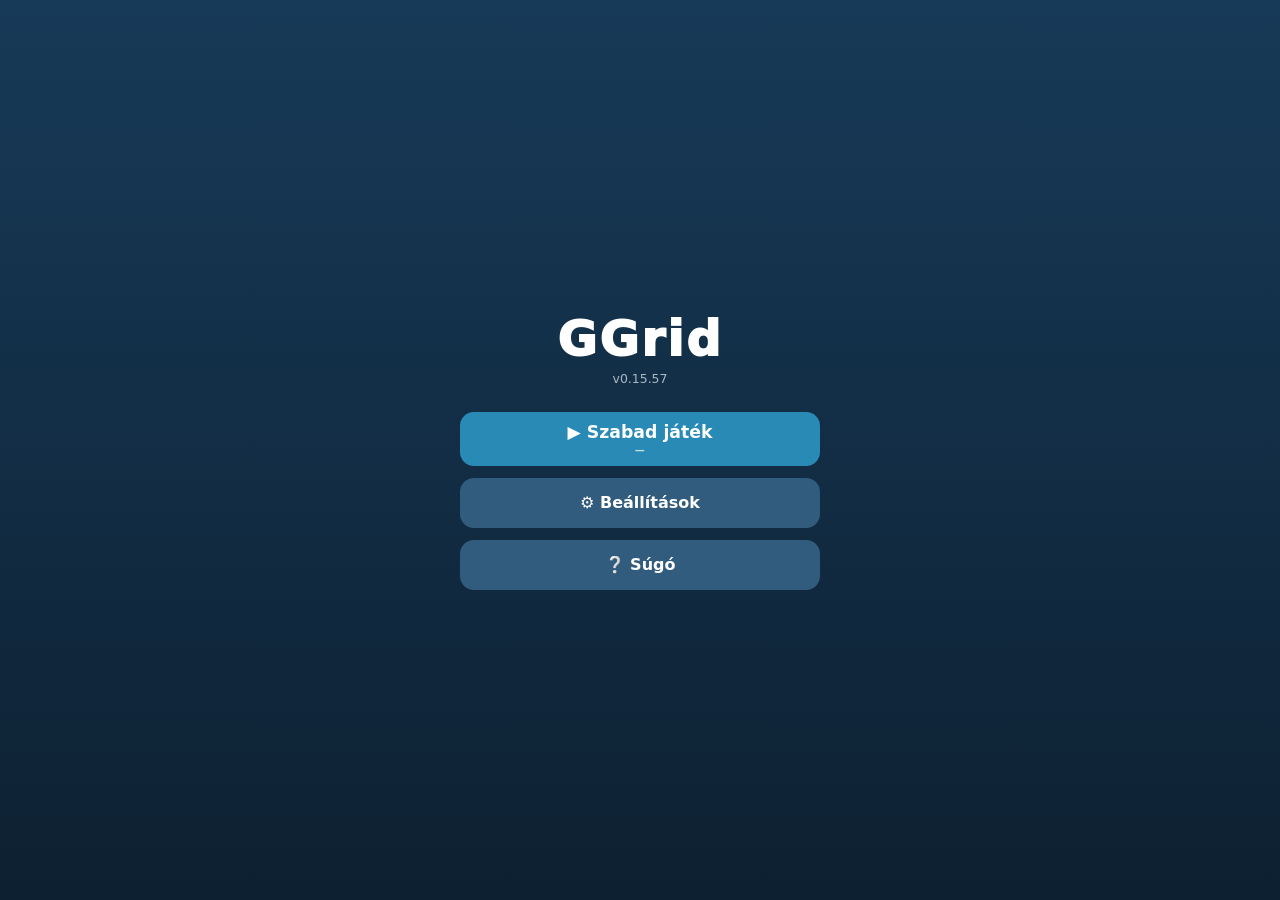
<file: index.html>
<!doctype html>
<html lang="hu"><head><meta charset="utf-8">
<meta name="viewport" content="width=device-width,initial-scale=1,viewport-fit=cover">
<link rel="icon" type="image/x-icon" href="favicon.ico?v=0.15.57">
<link rel="icon" type="image/svg+xml" href="favicon.svg?v=0.15.57" sizes="any">
<link rel="apple-touch-icon" href="apple-touch-icon.png?v=0.15.57">
<title>GGrid – v0.15.57 letisztult UI</title>
<link rel="stylesheet" href="css/game.css?v=0.15.57">
<link rel="stylesheet" href="css/game-ui-theme.css?v=0.15.57"></head>
<body data-ui-context="shell">
<div id="startup" class="startup" aria-live="polite"><div class="startup-card"><div class="startup-title">GGrid</div><div class="startup-grid" aria-hidden="true"><i></i><i></i><i></i><i></i><i class="startup-ball"></i><i></i><i></i><i class="startup-brick"></i><i></i></div><div class="startup-text">A játék töltődik…</div></div></div>

<div id="homeScreen" class="home-screen">
 <div class="home-card">
  <div class="home-logo">GGrid</div>
  <div class="home-version">v0.15.57</div>
  <button type="button" id="scenarioOpen" hidden></button>
  <button type="button" id="homeFreePlay" class="primary-home">▶ Szabad játék <span id="homeLevelId" class="home-level-id">—</span></button>
  <button type="button" id="homeSettings">⚙ Beállítások</button>
  <button type="button" id="homeHelp">❔ Súgó</button>
 </div>
</div>

<main id="game">
  <div class="game-head" data-ui-role="header">
  <div id="scenarioInfo" class="scenario-info"><span id="playModeLabel">Szabad játék</span><span id="playLevelId" class="play-level-id">—</span></div>
  <button type="button" id="gameMenu" class="icon-menu" aria-label="Menü">☰</button>
 </div>
 <div class="board-wrap"><div class="skin-scene-title" aria-hidden="true"><strong>HOLDKERT</strong><span>Szabad játék</span></div>
  <button type="button" class="edge-control edge-up" data-hold-dir="up" aria-label="Folyamatosan fel"><span class="emboss-arrow" aria-hidden="true"></span></button>
  <button type="button" class="edge-control edge-left" data-hold-dir="left" aria-label="Folyamatosan balra"><span class="emboss-arrow" aria-hidden="true"></span></button>
  <div id="board" class="board" aria-label="Játéktábla"></div>
  <button type="button" class="edge-control edge-right" data-hold-dir="right" aria-label="Folyamatosan jobbra"><span class="emboss-arrow" aria-hidden="true"></span></button>
  <button type="button" class="edge-control edge-down" data-hold-dir="down" aria-label="Folyamatosan le"><span class="emboss-arrow" aria-hidden="true"></span></button>
  <div id="victoryOverlay" class="victory-overlay" hidden>
   <section class="victory-card" role="dialog" aria-labelledby="victoryTitle">
    <div class="victory-result"><strong id="victoryTitle">SIKER</strong><span><b id="victoryMoves">0</b> lépésből</span></div>
    <div id="victoryScore" class="victory-score"></div>
    <div class="victory-actions">
     <button type="button" id="victoryRestart" class="victory-secondary">↶ Újra</button>
     <button type="button" id="victoryChoose" class="victory-secondary">▦ Pályák</button>
     <button type="button" id="victoryNext" class="victory-primary">Következő →</button>
    </div>
   </section>
  </div>
 </div>
  <div class="hud-row" data-ui-role="hud"><div id="status" class="status" data-ui-role="status" aria-live="polite"></div><div class="play-actions">
   <button type="button" id="freeze" class="play-action freeze-action" data-ui-role="ability" aria-label="Freeze" title="Freeze">❄</button>
   <button type="button" id="playHint" class="play-action" data-ui-role="action" aria-label="Súgó" title="Súgó">💡</button>
   <button type="button" id="playFreezeHint" class="play-action" data-ui-role="action" aria-label="Freeze-súgó" title="Freeze-súgó">❄💡</button>
   <button type="button" id="playRestart" class="play-action" data-ui-role="action" aria-label="Pálya újrakezdése" title="Pálya újrakezdése">↶</button>
   <button type="button" id="playNext" class="play-action" data-ui-role="action" aria-label="Következő pálya" title="Új pálya ugyanilyen mérettel, nehézséggel és skinnel">⟳</button>
   <button type="button" id="playChoose" class="play-action" data-ui-role="action" aria-label="Új pálya választása" title="Új pálya választása">▦</button>
  </div><div id="scoreBox" class="score-box" data-ui-role="display" aria-label="Pontszám"><strong id="scoreValue"></strong></div></div>
 <div id="toast" class="toast" aria-live="polite"></div>
 <div id="motionNote" class="motion-note"></div>
 <div id="meta" class="meta dev-detail"></div><div id="code" class="code dev-detail"></div>

 <div class="topbar settings-only">
  <label>Nehézség: <select id="difficulty"><option value="1">D1</option><option value="2">D2</option><option value="3">D3</option><option value="4">D4</option><option value="5" selected>D5</option><option value="6">D6</option><option value="7">D7</option><option value="8">D8</option><option value="9">D9</option><option value="10">D10</option></select></label>
  <select id="freeTheme" hidden><option value="classic">GGrid Classic</option></select>
  <label>Méret: <select id="size"><option value="3">3×3</option><option value="4" selected>4×4</option><option value="5">5×5</option><option value="5x6">5×6</option><option value="5x7">5×7</option><option value="5x8">5×8</option><option value="4x8">4×8</option></select></label>
  <label>Freeze: <select id="freezeLimit"><option value="inf" selected>∞</option><option value="0">0</option><option value="1">1</option><option value="2">2</option><option value="3">3</option></select></label>
 </div>
 <div class="tools legacy-tools">
  <button type="button" id="restart">↶ Újrakezdés</button>
  <button type="button" id="new">⟳ Új pálya</button>
 <button type="button" id="exitScenario" hidden>↩ Szabad játék</button>
  <button type="button" id="hint" hidden>💡 Súgó</button>
 </div>
</main>

<div id="freePlaySetup" class="free-setup" hidden>
 <div class="free-setup-card">
  <div class="free-setup-head"><button type="button" id="freeSetupClose" aria-label="Bezárás">✕</button><strong>SZABAD JÁTÉK</strong><span></span></div>
  <div id="themeCinema" class="theme-cinema">
   <button type="button" id="themePrev" class="theme-nav theme-prev" aria-label="Előző téma">‹</button>
   <div id="themePreview" class="theme-preview"><div class="theme-preview-art"></div><div class="theme-vignette"></div><div class="theme-preview-label"><strong id="themePreviewName">GGRID</strong><small id="themePreviewTag">Válassz világot</small><p id="themePreviewDesc"></p></div></div>
   <button type="button" id="themeNext" class="theme-nav theme-next" aria-label="Következő téma">›</button>
  </div>
  <div id="themeDots" class="theme-dots"></div>
  <div class="free-quick">
   <div class="quick-row"><span>Méret</span><div id="quickSize" class="size-picker"><button data-value="3">3×3</button><button data-value="4">4×4</button><button data-value="5">5×5</button><button data-value="5x6">5×6</button><button data-value="5x7">5×7</button><button data-value="5x8">5×8</button><button data-value="4x8">4×8</button></div></div>
   <div class="quick-row"><span>Nehézség</span><div id="quickDifficulty" class="difficulty-picker"><button data-value="1">D1</button><button data-value="2">D2</button><button data-value="3">D3</button><button data-value="4">D4</button><button data-value="5">D5</button><button data-value="6">D6</button><button data-value="7">D7</button><button data-value="8">D8</button><button data-value="9">D9</button><button data-value="10">D10</button></div></div>
   
  </div>
  <button type="button" id="freeSetupPlay" class="free-play-launch">▶ JÁTÉK INDÍTÁSA</button>
  <button type="button" id="freeSetupMultiBall" class="multiball-test-launch">●● 2 GOLYÓS JÁTÉK</button>
  <button type="button" id="freeSetupGenerated" class="multiball-test-launch">⚗ GENERÁTOR TESZT</button>
  <button type="button" id="freeSetupV3D10" class="multiball-test-launch">🧪 V3 D10 TESZT</button>
  <div class="multiball-test-note">A generátor tesztkönyvtár pontozás nélkül fut · a V3 D10 teszt csak az 5×6 / 5×7 / 5×8 benchmarkpályákat használja</div>
  <div class="panel-version">GGrid v0.15.57</div>
 </div>
</div>

<div id="gameMenuPanel" class="ui-panel" hidden><div class="ui-card">
 <div class="ui-head"><strong id="menuTitle">GGrid</strong><button type="button" id="menuClose">✕</button></div>
 <div id="menuStage" class="ui-sub"></div>
 <button type="button" id="menuRestart">↶ Pálya újrakezdése</button>
 <button type="button" id="menuNew">⟳ Új pálya</button>
 <button type="button" id="menuHelp">❔ Játékleírás</button>
 <button type="button" id="menuSettings">⚙ Beállítások</button>
 <button type="button" id="menuHome">⌂ Kilépés a főmenübe</button>
 <div class="panel-version">GGrid v0.15.57</div>
</div></div>

<div id="settingsPanel" class="ui-panel" hidden><div class="ui-card settings-card">
  <div class="ui-head"><strong>Beállítások</strong><button type="button" id="settingsClose">✕</button></div>
  <section class="settings-section"><h3>Hangok</h3><p>A játék és a háttér külön kapcsolható</p>
   <div class="settings-group">
    <div class="settings-row"><div class="settings-copy"><div class="settings-name">Játék-akció hangok <button type="button" class="settings-info" aria-label="Információ a játék-akció hangokról" aria-expanded="false">i<span class="settings-tooltip" role="tooltip">A mozgás, ütközés, Freeze, kijutás és győzelem hangjait kapcsolja. A háttérzene ettől független.</span></button></div><small>Mozgás, ütközés, Freeze, kijutás</small></div><button type="button" id="sound" class="settings-switch" role="switch" aria-label="Játék-akció hangok" aria-checked="true"><span></span></button></div>
    <div class="settings-row"><div class="settings-copy"><div class="settings-name">Háttérhang és zene <button type="button" class="settings-info" aria-label="Információ a háttérhangokról és zenéről" aria-expanded="false">i<span class="settings-tooltip" role="tooltip">A választott téma zenéjét és környezeti hangjait kapcsolja. A játék-akció hangok ettől függetlenül működnek.</span></button></div><small>A választott téma hangulata</small></div><button type="button" id="ambientSound" class="settings-switch" role="switch" aria-label="Háttérhang és zene" aria-checked="true"><span></span></button></div>
   </div>
  </section>
  <section id="motionSettingsSection" class="settings-section"><h3>Mozgásvezérlés</h3><p>Telefon billentésével és igény szerint csúsztatásával is irányíthatod a pályát</p>
   <div class="settings-group">
    <div class="settings-row"><div class="settings-copy"><div class="settings-name">Mozgásvezérlés <button type="button" class="settings-info" aria-label="Információ a mozgásvezérlésről" aria-expanded="false">i<span class="settings-tooltip" role="tooltip">Telefonon a készülék billentésével, és külön kapcsolóval a csúsztatásával is mozgathatod a pálya elemeit. A mozgásérzékelő engedélye szükséges.</span></button></div><small id="motionAvailability">Mozgásérzékelő ellenőrzése…</small></div><button type="button" id="motion" class="settings-switch" role="switch" aria-label="Mozgásvezérlés" aria-checked="false" disabled><span></span></button></div>
    <div class="settings-row"><div class="settings-copy"><div class="settings-name">Mozdulat érzékenysége <button type="button" class="settings-info" aria-label="Információ a mozdulat érzékenységéről" aria-expanded="false">i<span class="settings-tooltip" role="tooltip">Billentésnél és engedélyezett csúsztatásnál egyaránt érvényes. 1: nagyobb mozdulat kell; 10: kisebb mozdulat is elég. Egy mozdulat legfeljebb egy lépés.</span></button></div><small>1: határozottabb · 5: bevált alap · 10: nagyon érzékeny</small></div><div class="settings-stepper"><button type="button" id="angleMinus" aria-label="Mozdulatérzékenység csökkentése" disabled>−</button><output id="angleValue">5/10</output><button type="button" id="anglePlus" aria-label="Mozdulatérzékenység növelése" disabled>+</button></div></div>
    <div class="settings-row"><div class="settings-copy"><div class="settings-name">Csúsztatás is léptet <button type="button" class="settings-info" aria-label="Információ a csúsztatásos irányításról" aria-expanded="false">i<span class="settings-tooltip" role="tooltip">Bekapcsolva a telefon képernyő síkjában jobbra, balra, fel vagy le csúsztatása is az adott nyíl egyetlen lépését adja. Kikapcsolva csak a billentés léptet. Emelés és süllyesztés egyik esetben sem léptet.</span></button></div><small>Kikapcsolva a csúsztatás nem léptet</small></div><input type="checkbox" id="slideMotion" class="settings-checkbox" aria-label="Csúsztatás is léptet" disabled></div>
    <div class="settings-row"><div class="settings-copy"><div class="settings-name">Lépés késleltetése <button type="button" class="settings-info" aria-label="Információ a lépés késleltetéséről" aria-expanded="false">i<span class="settings-tooltip" role="tooltip">A mozdulat befejezése után várt nyugalmi idő. 1: rövidebb várakozás; 10: hosszabb. A beállítás nem változtatja meg a bábu mozgásának sebességét.</span></button></div><small>1: gyorsabb döntés · 5: bevált alap · 10: több nyugalom</small></div><div class="settings-stepper"><button type="button" id="settleMinus" aria-label="Lépés késleltetésének csökkentése" disabled>−</button><output id="settleValue">5/10</output><button type="button" id="settlePlus" aria-label="Lépés késleltetésének növelése" disabled>+</button></div></div>
    <div class="settings-row"><div class="settings-copy"><div class="settings-name">Mozdulatmérés <button type="button" class="settings-info" aria-label="Információ a mozdulatmérésről" aria-expanded="false">i<span class="settings-tooltip" role="tooltip">A teszt billentéseket, emelést, süllyesztést és csúsztatásokat rögzít JSON-fájlba. Ez kutatási mérés; nem állítja be automatikusan a mozgásvezérlést.</span></button></div><small>Mérési adatok exportálása</small></div><button type="button" id="calibrate" class="settings-calibrate" disabled>Mérés indítása</button></div>
   </div>
  </section>
  <section id="shellThemeSection"><h3>Főképernyő és menük</h3><label for="shellThemeSelect">Megjelenés</label> <select id="shellThemeSelect"><option value="classic">Klasszikus</option><option value="warm">Meleg üveg</option></select></section>
  <section id="freeSettings"><h3>Szabad játék</h3><div id="settingsFree"></div></section>
 <div id="settingsCode" hidden></div>
 <div class="panel-version">GGrid v0.15.57</div>
</div></div>

<div id="helpPanel" class="ui-panel" role="dialog" aria-modal="true" aria-labelledby="helpTitle" hidden><div class="ui-card help-card">
 <div class="ui-head"><strong id="helpTitle">GGrid · Súgó</strong><button type="button" id="helpClose" aria-label="Súgó bezárása">✕</button></div>
 <div class="help-content" tabindex="0">
  <section><h3>A játék célja</h3><p>Juttasd ki a golyót a pálya szélén jelölt <strong>KIJÁRAT</strong> felé. A kijáratból a jelzett irányba kell még egyet lépned. Egy nyíl minden mozgatható elemre hat: a falak nem mozdulnak, az egymáshoz kapcsolt téglák együtt haladnak.</p></section>
  <section><h3>Irányítás</h3><p>A pálya melletti nyilakat érintsd meg egy lépéshez, vagy tartsd nyomva az ismételt lépésekhez. Számítógépen a billentyűzet nyilai is működnek. Telefonon a Beállításokban bekapcsolható a mozgásvezérlés. A billentés mellett a csúsztatás külön engedélyezhető; az érzékenység és a mozdulat lezárásának késleltetése állítható.</p></section>
  <section><h3>Pályák és pontok</h3><p>A Szabad játékban válassz méretet, D1–D10 nehézséget és témát. Ugyanezekkel a választókkal a külön <strong>2 golyós játék</strong> is indítható. Az <strong>⟳</strong> új pályát ad az aktuális játékmódban ugyanezekkel a beállításokkal, az <strong>↶</strong> újrakezdi a jelenlegit. A győzelem pontértéke a pálya méretétől, nehézségétől és a lépésszámtól függ. Ugyanazon pályán csak a korábbi legjobb eredményed javulásáért jár új pont. A pontok és az elért pályák a böngésződben tárolódnak.</p></section>
  <section><h3>Segítségek</h3><p>A <strong>💡</strong> rövid megnyomása 1 pontért megmutatja a következő optimális irányt. A játék közbeni 💡 gombot <strong>2 másodpercig nyomva tartva</strong> a motor szemmel követhető lépésekkel bemutatja a Freeze nélküli megoldást az aktuális állásból. Ez ingyenes, de az adott menetért nem jár pont; újrakezdés után újra szerezhetsz pontot. Ha abból az állásból nincs megtalálható megoldás, a játék jelzi.</p><p>Az új, kísérleti <strong>❄💡 Freeze-súgó</strong> külön solververziót használ. Rövid nyomásra olyan megoldási javaslatot keres, amely legfeljebb egy Freeze-t használhat; ha a Freeze azonnal szükséges, megnevezi a lefagyasztandó objektumot és az irányt. <strong>2 másodpercig nyomva tartva</strong> a teljes, Freeze-t is tartalmazó megoldást animálja. Ez a funkció nem módosítja a normál solver működését.</p><p>A <strong>❄ Freeze</strong> gombbal lépj kijelölési módba. Érintsd meg a helyben tartandó golyót vagy mozgatható blokkot. Ugyanarra újra bökve törölheted a kijelölést; másik elemet megérintve átteheted rá. A Freeze gomb újabb megnyomásával pontlevonás nélkül kiléphetsz. Kijelölt elem mellett az első irányparancs 10 pontba kerül akkor is, ha semmi nem mozdul; ezután a Freeze-mód megszűnik. 10 pont alatt a gomb nem érhető el.</p></section>
  <section><h3>Hang és menü</h3><p>A Beállításokban a játék akcióhangjai és a téma háttérhangja külön kapcsolhatók. A ☰ menüből újrakezdhetsz, új pályát kérhetsz, megnyithatod a beállításokat vagy visszatérhetsz a főképernyőre.</p></section>
 </div>
 <div class="panel-version">GGrid v0.15.57</div>
</div></div>

<div id="scenarioPanel" class="scenario-panel" hidden><div class="scenario-card"><div class="scenario-head"><strong id="scenarioTitle">Játékmód</strong><button type="button" id="scenarioClose">✕</button></div><div id="scenarioDesc" class="scenario-desc">Válassz forgatókönyvet, vagy térj vissza a szabad játékhoz.</div><div id="scenarioList" class="scenario-list"></div><div class="scenario-actions"><button type="button" id="playScenario" disabled>Indítás</button><button type="button" id="freePlay">Szabad játék</button></div></div></div>

<div id="calibration" class="calibration" hidden><div class="cal-card"><div class="cal-head"><strong>GGrid · mozdulatmérés</strong><button type="button" id="calClose" aria-label="Mérés bezárása">✕</button></div><div id="calPhase" class="cal-phase">Előkészítés</div><div id="calArrow" class="cal-arrow">•</div><div id="calInstruction" class="cal-instruction">Tartsd a képernyőt magad felé, a telefont kényelmes helyzetben.</div><div class="cal-progress"><i id="calProgress"></i></div><div id="calStats" class="cal-stats"></div><div class="cal-actions"><button type="button" id="calStart">Mérés indítása</button><button type="button" id="calExport" disabled>JSON-fájl letöltése</button></div><div class="cal-small">A nyilaknál röviden billents az adott irányba. A CSÚSZTASD feliratoknál mozgasd a telefont a kijelző síkjában, billentés nélkül; végig nézzen feléd a képernyő. Emelés és süllyesztés közben is nézzen feléd. A csúsztatás, emelés és süllyesztés nem játékirány. A mentés kizárólag az érzékelők mérési adatait tartalmazza.</div></div></div>

<script src="js/game-core.js?v=0.15.57"></script>
<script src="js/solver.js?v=0.15.57"></script>
<script src="js/freeze-solver-v1.js?v=0.15.57"></script>
<script src="js/freeze-solver-v2.js?v=0.15.57"></script>
<script src="js/level-library.js?v=0.15.57"></script>
<script src="js/multiball-library.js?v=0.15.57"></script>
<script src="js/generated-test-library.js?v=0.15.57"></script>
<script src="js/audio.js?v=0.15.57"></script>
<script src="js/rigid-shapes.js?v=0.15.57"></script>
<script src="js/theme-visuals.js?v=0.15.57"></script>
<script src="js/theme-assets.js?v=0.15.57"></script>
<script src="js/theme-autotile.js?v=0.15.57"></script>
<script src="js/theme-layout.js?v=0.15.57"></script>
<script src="js/theme-frame.js?v=0.15.57"></script>
<script src="js/scene-renderer.js?v=0.15.57"></script>
<script src="js/motion-model.js?v=0.15.57"></script>
<script src="js/motion-gesture.js?v=0.15.57"></script>
<script src="js/main.js?v=0.15.57"></script>
<script src="js/scenario-loader.js?v=0.15.57"></script>
<script src="js/ui-shell.js?v=0.15.57"></script>
</body></html>
</file>
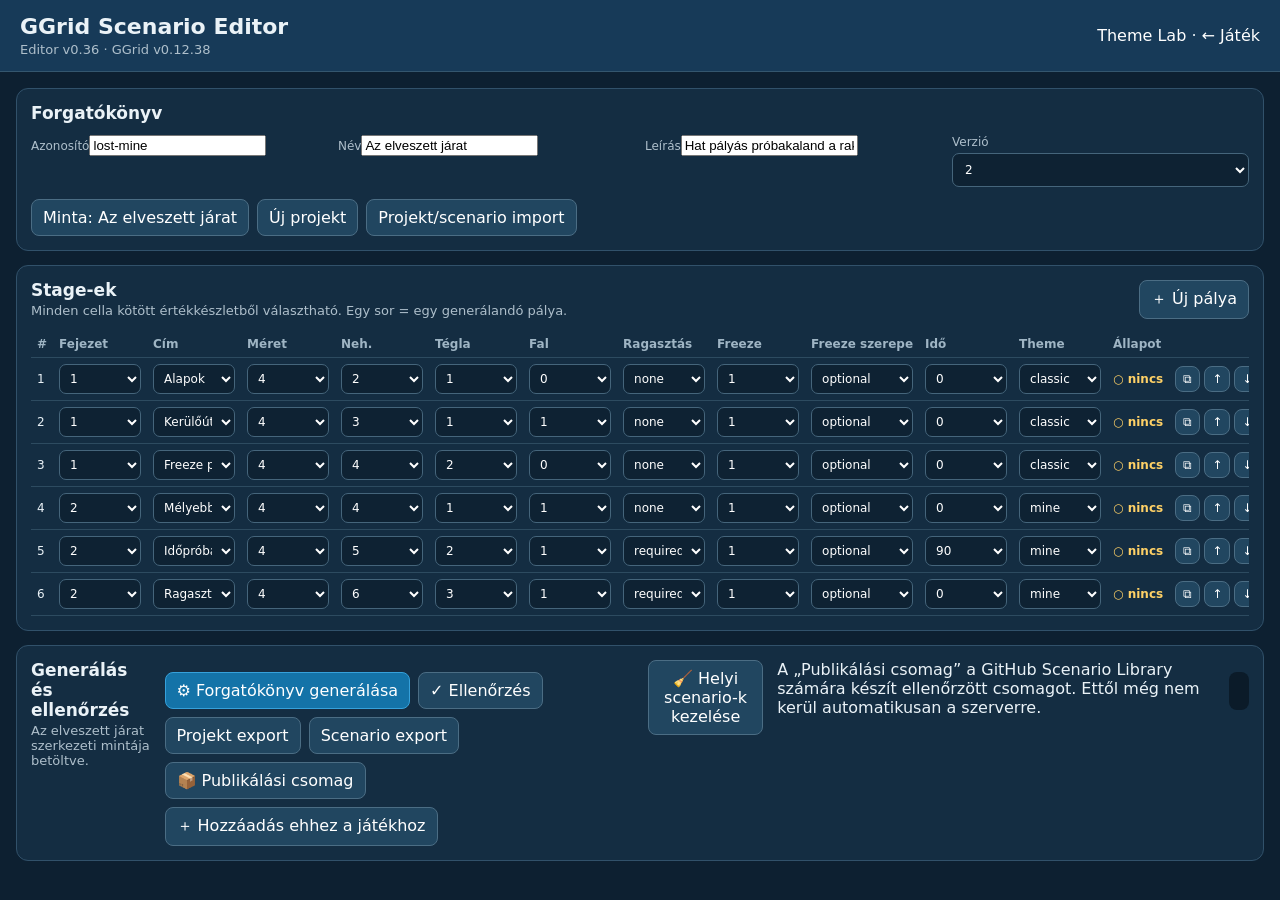
<file: editor.html>
<!doctype html>
<html lang="hu"><head><meta charset="utf-8">
<meta name="viewport" content="width=device-width,initial-scale=1">
<title>GGrid Scenario Editor v0.36</title>
<link rel="stylesheet" href="css/editor.css?v=0.14"></head>
<body>
<header><div><h1>GGrid Scenario Editor</h1><div class="version">Editor v0.36 · GGrid v0.12.38</div></div><div><a href="theme-lab.html">Theme Lab</a> · <a href="index.html">← Játék</a></div></header>
<main>
<section class="card scenario-meta">
 <h2>Forgatókönyv</h2>
 <div class="meta-grid">
  <label>Azonosító<input id="scenarioId" value="custom-01" maxlength="48" pattern="[a-z0-9-]+" placeholder="pl. urallomas-01"></label>
  <label>Név<input id="scenarioName" value="Saját forgatókönyv 1" maxlength="80"></label>
  <label>Leírás<input id="scenarioDesc" value="GGrid egyedi próbakampány." maxlength="180"></label>
  <label>Verzió<select id="scenarioVersion"><option>1</option><option selected>2</option><option>3</option></select></label>
 </div>
 <div class="toolbar">
  <button id="loadExample">Minta: Az elveszett járat</button>
  <button id="newProject">Új projekt</button>
  <label class="filebtn">Projekt/scenario import<input id="importFile" type="file" accept=".json,.ggrid-project,.ggrid-scenario"></label>
 </div>
</section>

<section class="card">
 <div class="section-head"><div><h2>Stage-ek</h2><p>Minden cella kötött értékkészletből választható. Egy sor = egy generálandó pálya.</p></div><button id="addRow">＋ Új pálya</button></div>
 <div class="table-wrap"><table><thead><tr>
  <th>#</th><th>Fejezet</th><th>Cím</th><th>Méret</th><th>Neh.</th><th>Tégla</th><th>Fal</th><th>Ragasztás</th><th>Freeze</th><th>Freeze szerepe</th><th>Idő</th><th>Theme</th><th>Állapot</th><th></th>
 </tr></thead><tbody id="rows"></tbody></table></div>
</section>

<section class="card actions">
 <div><h2>Generálás és ellenőrzés</h2><p id="summary">Nincs generált forgatókönyv.</p></div>
 <div class="toolbar">
  <button id="generateAll" class="primary">⚙ Forgatókönyv generálása</button>
  <button id="cancelGenerate" hidden>■ Megszakítás</button>
  <button id="validateAll">✓ Ellenőrzés</button>
  <button id="saveProject">Projekt export</button>
  <button id="downloadScenario" disabled>Scenario export</button>
  <button id="publishBundle" disabled>📦 Publikálási csomag</button>
  <button id="installScenario" disabled>＋ Hozzáadás ehhez a játékhoz</button>
 </div>
 <button id="manageLocal">🧹 Helyi scenario-k kezelése</button>
  <div id="localScenarios" class="publish-info" hidden></div>
 <div id="publishInfo" class="publish-info">A „Publikálási csomag” a GitHub Scenario Library számára készít ellenőrzött csomagot. Ettől még nem kerül automatikusan a szerverre.</div>
 <div id="log" class="log"></div>
</section>
</main>
<div id="themePreview" class="theme-modal" hidden><div class="theme-card"><div class="theme-head"><div><h2 id="themePreviewName">Theme</h2><p id="themePreviewDesc"></p></div><button id="themePreviewClose">✕</button></div><div id="themeDemo" class="theme-demo"></div><div id="themeLegend" class="theme-legend"></div><div class="theme-actions"><button id="themePrev">← Előző</button><button id="themeUse" class="primary">Téma használata</button><button id="themeNext">Következő →</button></div></div></div>
<script src="js/game-core.js"></script>
<script src="js/solver.js"></script>
<script src="js/generator.js"></script>
<script src="js/scenario-editor.js?v=0.14"></script>
</body></html>
</file>
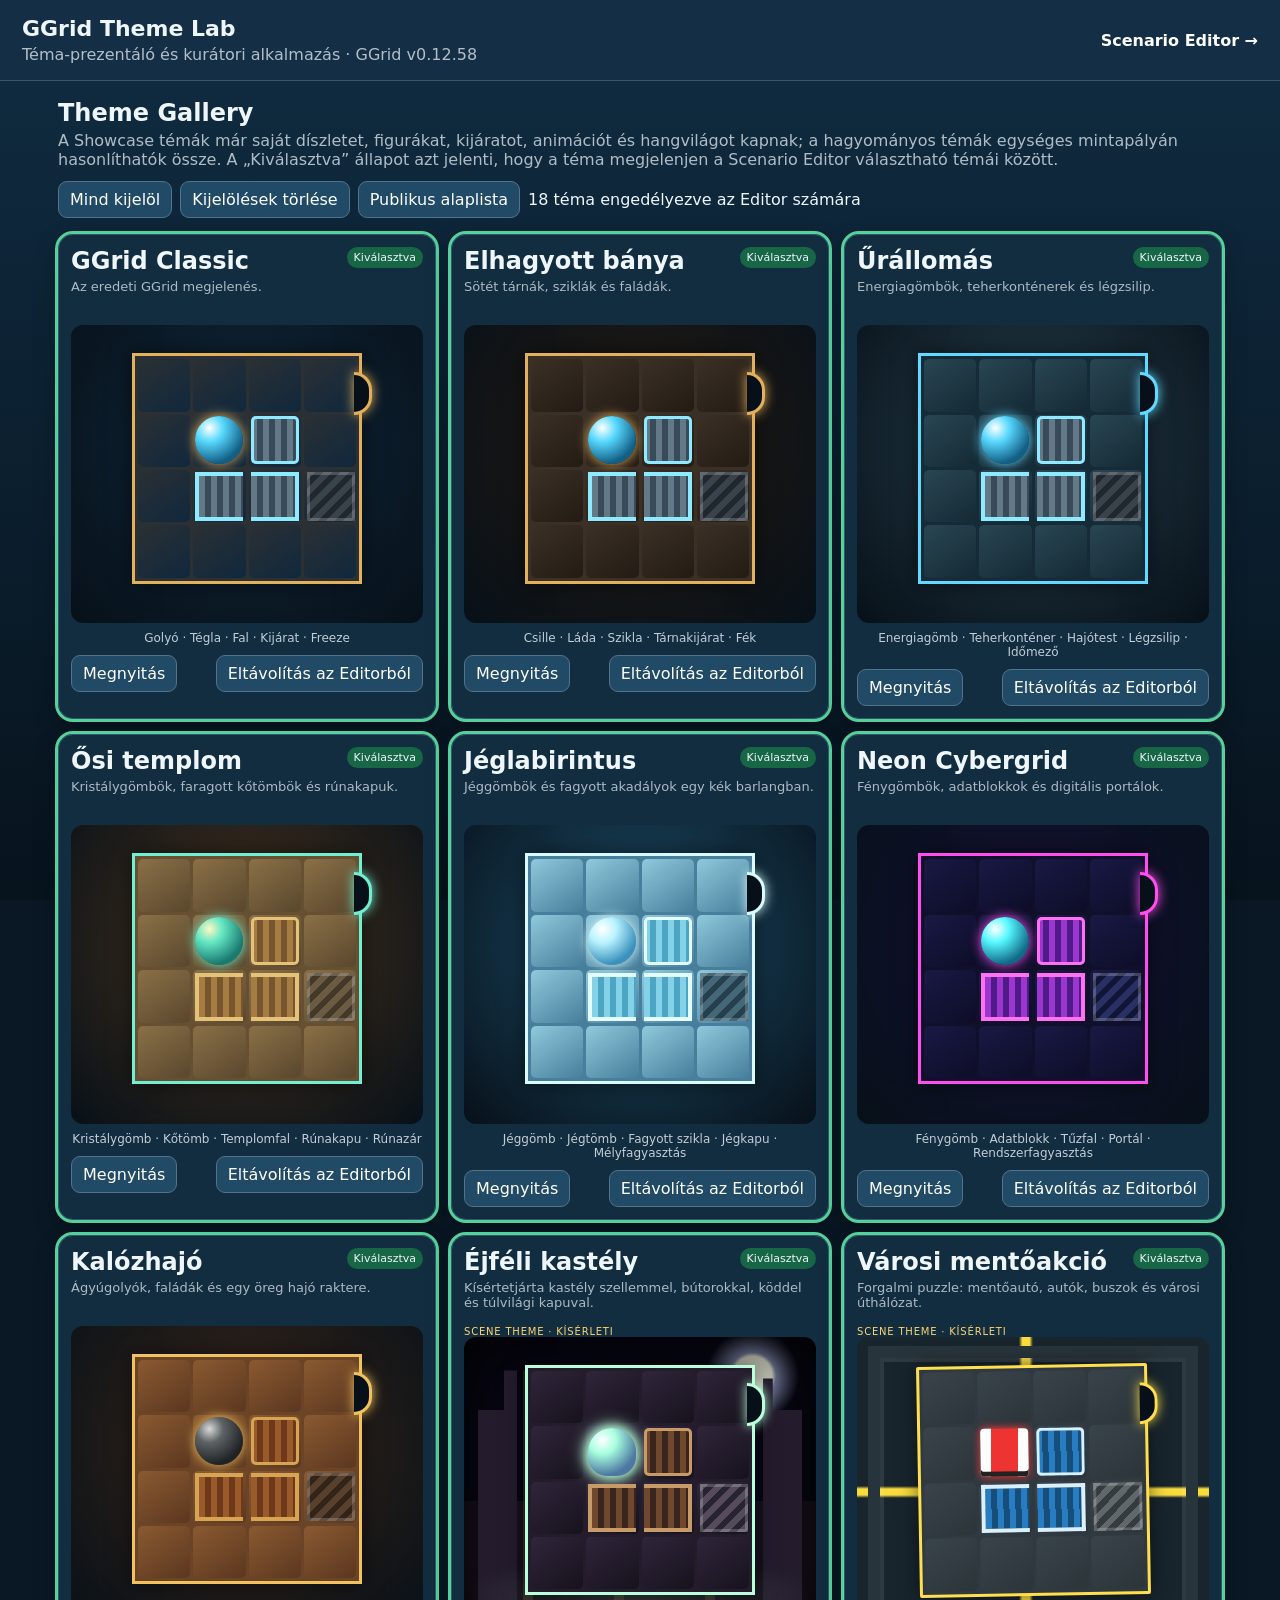
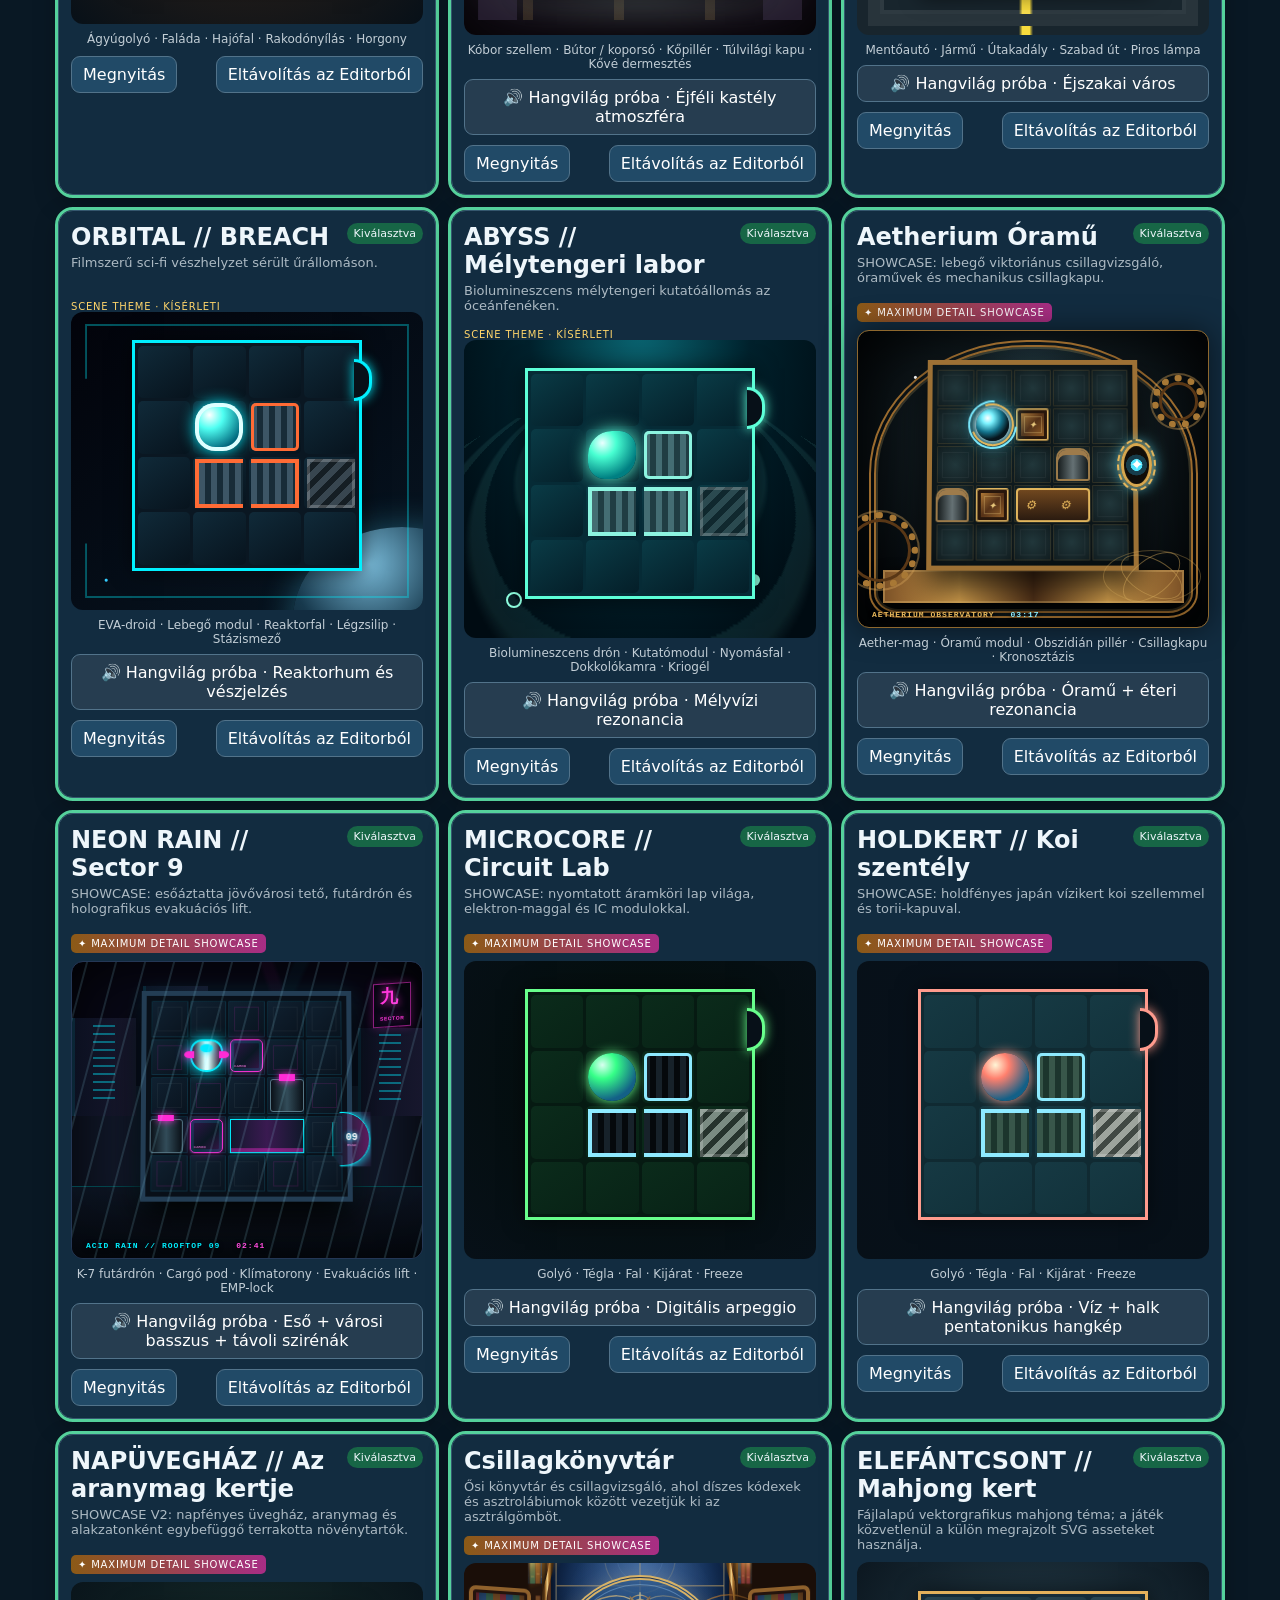
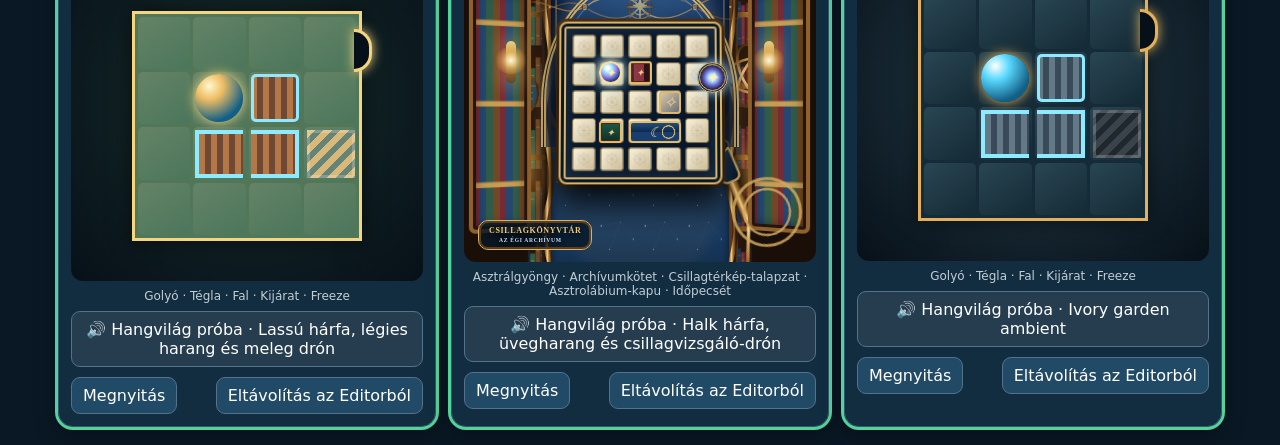
<file: theme-lab.html>
<!doctype html><html lang="hu"><head><meta charset="utf-8"><meta name="viewport" content="width=device-width,initial-scale=1"><title>GGrid Theme Lab v0.30</title><link rel="stylesheet" href="css/theme-lab.css?v=0.12.58"></head><body>
<header><div><h1>GGrid Theme Lab</h1><p>Téma-prezentáló és kurátori alkalmazás · GGrid v0.12.58</p></div><a href="editor.html">Scenario Editor →</a></header>
<main><section class="intro"><h2>Theme Gallery</h2><p>A Showcase témák már saját díszletet, figurákat, kijáratot, animációt és hangvilágot kapnak; a hagyományos témák egységes mintapályán hasonlíthatók össze. A „Kiválasztva” állapot azt jelenti, hogy a téma megjelenjen a Scenario Editor választható témái között.</p><div class="toolbar"><button id="all">Mind kijelöl</button><button id="none">Kijelölések törlése</button><button id="defaults">Publikus alaplista</button><span id="count"></span></div></section><section id="gallery" class="gallery"></section></main>
<div id="modal" class="modal" hidden><div class="modal-card"><button id="close" class="close">✕</button><h2 id="mName"></h2><p id="mDesc"></p><div id="mScene" class="scene big"></div><div id="mLegend" class="legend"></div><div class="modal-actions"><button id="prev">← Előző</button><button id="toggle" class="primary"></button><button id="next">Következő →</button></div></div></div>
<script src="js/theme-lab.js?v=0.12.58"></script></body></html>
</file>
<file: css/game.css>
:root{font-family:system-ui,-apple-system,Segoe UI,sans-serif;background:#10283d;color:#fff}
*{box-sizing:border-box}body{margin:0;min-height:100dvh;display:grid;place-items:center;background:linear-gradient(#173a58,#0d2031)}
main{width:min(96vw,520px);padding:12px;text-align:center}h1{font-size:1.35rem;margin:0 0 2px}.sub{opacity:.72;margin-bottom:8px;font-size:.86rem}
.topbar{display:flex;gap:7px;justify-content:center;align-items:center;flex-wrap:wrap;margin:0 0 8px}
select,.codeinput,button{font:inherit}.topbar select,.codeinput{background:#e8f1f7;color:#16354e;border:0;border-radius:10px;padding:8px 9px;font-weight:700;min-height:42px}
.board-wrap{padding:12px;background:#6f4a2b;border-radius:22px;box-shadow:0 12px 30px #0007}
.board{--cols:4;--rows:4;position:relative;display:grid;grid-template-columns:repeat(var(--cols),1fr);grid-template-rows:repeat(var(--rows),1fr);aspect-ratio:var(--cols)/var(--rows);background:#2b3034;border:3px solid #b17b45;border-radius:12px;overflow:visible}
.cell{border:1px solid #ffffff22;background:linear-gradient(145deg,#60676b,#383e42);margin:2px;border-radius:8px}
.piece{position:absolute;z-index:3;border:0;padding:0;transition:left var(--ggrid-piece-move,190ms) ease,top var(--ggrid-piece-move,190ms) ease,opacity .17s ease,transform .17s ease;will-change:left,top,transform,opacity}
.ball{border-radius:50%;background:radial-gradient(circle at 32% 27%,#fff,#aab3ba 25%,#4c555d 68%,#1b2228);box-shadow:3px 5px 7px #0007}
.brick{border-radius:7px;background:repeating-linear-gradient(90deg,#b9783e 0 5px,#c98a49 5px 11px);box-shadow:inset 0 0 0 2px #e0a866,3px 5px 7px #0007}/* Rigid body = one visual object. Each occupied cell keeps its own DOM hit area,
   but joined edges are visually fused and only the true polyomino perimeter is strong. */
.brick.glued{
 --rigid-outline:#f1c15f;
 --rigid-seam:transparent;
 border-radius:0;
 background:repeating-linear-gradient(90deg,#b9783e 0 5px,#c98a49 5px 11px);
 box-shadow:none;
 outline:none;
}
.brick.glued.edge-t{border-top:5px solid var(--rigid-outline)}
.brick.glued.edge-r{border-right:5px solid var(--rigid-outline)}
.brick.glued.edge-b{border-bottom:5px solid var(--rigid-outline)}
.brick.glued.edge-l{border-left:5px solid var(--rigid-outline)}
.brick.glued.join-t{border-top:0}
.brick.glued.join-r{border-right:0}
.brick.glued.join-b{border-bottom:0}
.brick.glued.join-l{border-left:0}
.brick.glued.edge-t.edge-l{border-top-left-radius:10px}
.brick.glued.edge-t.edge-r{border-top-right-radius:10px}
.brick.glued.edge-b.edge-l{border-bottom-left-radius:10px}
.brick.glued.edge-b.edge-r{border-bottom-right-radius:10px}
/* Joined-cell bridges are paint only: they fill the normal 3.6 px cell inset
   without changing any cell's geometry. Therefore every cell of a rigid body keeps
   exactly the same position/size and the whole body animates in lockstep. */
.brick.glued{overflow:visible}
.brick.glued.join-r::before,
.brick.glued.join-b::after{
 content:'';
 position:absolute;
 pointer-events:none;
 background:inherit;
 z-index:-1;
}
.brick.glued.join-r::before{
 top:0;bottom:0;left:100%;width:4px;
}
.brick.glued.join-b::after{
 left:0;right:0;top:100%;height:4px;
}
.wall{border-radius:8px;background:repeating-linear-gradient(135deg,#58636b 0 6px,#3b444b 6px 12px);box-shadow:inset 0 0 0 3px #8e9aa3,inset 0 0 0 5px #252c31,3px 5px 7px #0008;cursor:default}
.selected{outline:4px solid #9ee9ff;filter:brightness(1.25)}
.blocked{animation:bump .18s ease}.winner{animation:winpulse .55s ease}
@keyframes bump{0%,100%{transform:translate(0)}35%{transform:translate(-3px)}70%{transform:translate(3px)}}
@keyframes winpulse{50%{filter:brightness(1.18)}}
.exit{z-index:5;pointer-events:none;align-self:center;justify-self:center;background:#071018;border:3px solid #e3b05b;box-shadow:0 0 12px #ffc65d;position:relative}
.exit-right,.exit-left{width:18%;height:48%}.exit-up,.exit-down{width:48%;height:18%}
.exit-right{justify-self:end;transform:translateX(65%);border-left:0;border-radius:0 999px 999px 0}.exit-left{justify-self:start;transform:translateX(-65%);border-right:0;border-radius:999px 0 0 999px}
.exit-up{align-self:start;transform:translateY(-65%);border-bottom:0;border-radius:999px 999px 0 0}.exit-down{align-self:end;transform:translateY(65%);border-top:0;border-radius:0 0 999px 999px}
.exit:after{position:absolute;font-weight:900;color:#ffd273;font-size:clamp(18px,6vw,34px)}
.exit-right:after{content:'→';left:115%;top:50%;transform:translateY(-54%)}.exit-left:after{content:'←';right:115%;top:50%;transform:translateY(-54%)}
.exit-up:after{content:'↑';bottom:115%;left:50%;transform:translateX(-50%)}.exit-down:after{content:'↓';top:115%;left:50%;transform:translateX(-50%)}
.status{font-weight:700;min-height:26px;margin-top:7px}.meta{font-size:.82rem;opacity:.85;min-height:21px}.code{font-size:.78rem;opacity:.8;margin:2px 0 6px;user-select:all}
.controls{display:grid;grid-template-columns:repeat(3,70px);justify-content:center;gap:6px;margin:10px auto}
.controls button,.tools button,.mini-tools button{border:0;border-radius:14px;background:#315c7e;color:#fff;font-size:26px;min-height:49px;box-shadow:inset 0 1px #ffffff55,0 4px 8px #0005;touch-action:manipulation}
.controls button:disabled,.tools button:disabled,.mini-tools button:disabled{opacity:.55}.controls .up{grid-column:2}.controls .left{grid-column:1;grid-row:2}.controls .down{grid-column:2;grid-row:2}.controls .right{grid-column:3;grid-row:2}
.tools,.mini-tools{display:flex;gap:7px;justify-content:center;flex-wrap:wrap}.tools button,.mini-tools button{font-size:14px;padding:0 12px}.tools .active,.mini-tools .active{background:#298bb5}
.mini-tools{margin-top:7px}.mini-tools button{min-height:40px;background:#274d69}.loadrow{display:flex;justify-content:center;gap:6px;align-items:center;flex-wrap:wrap;margin-top:7px}.codeinput{width:150px;text-transform:uppercase}.loadrow button{min-height:42px;border:0;border-radius:10px;padding:0 11px;background:#274d69;color:#fff;font-weight:700}
.hint{font-size:.74rem;opacity:.62;margin-top:8px}.toast{min-height:20px;font-size:.78rem;color:#ffd98a;margin-top:4px}.motion-note{font-size:.7rem;opacity:.68;min-height:17px}
.motion-tune{display:flex;justify-content:center;gap:8px;flex-wrap:wrap;margin:6px 0 2px}
.tune-box{display:flex;align-items:center;gap:5px;background:#18364d;border-radius:10px;padding:4px 7px;font-size:.72rem}
.tune-box button{border:0;border-radius:8px;background:#315c7e;color:#fff;min-width:34px;min-height:34px;font-size:18px;font-weight:800}
.tune-value{min-width:50px;font-weight:800;color:#ffd98a}
@media(max-height:760px){main{padding:6px}.board-wrap{padding:8px}.controls{margin:6px auto}.controls button{min-height:40px}.hint{display:none}}
@media(prefers-reduced-motion:reduce){.piece{transition:none!important}.blocked,.winner{animation:none!important}}

/* v0.5 – board-edge press controls + visual tilt */
.board-wrap{position:relative;perspective:850px;padding:58px}
.board{transform-style:preserve-3d;transform-origin:center;transition:transform .15s ease,filter .15s ease}
.board.tilt-up{transform:rotateX(8deg) translateY(-2px);filter:brightness(1.04)}
.board.tilt-down{transform:rotateX(-8deg) translateY(2px);filter:brightness(.98)}
.board.tilt-left{transform:rotateY(-8deg) translateX(-2px);filter:brightness(.99)}
.board.tilt-right{transform:rotateY(8deg) translateX(2px);filter:brightness(1.03)}
.edge-control{position:absolute;z-index:20;border:1px solid #ffffff55;background:linear-gradient(#416f91,#284e6b);color:#fff;border-radius:15px;box-shadow:inset 0 1px #ffffff55,0 4px 9px #0006;touch-action:none;user-select:none;-webkit-user-select:none;font-weight:900;font-size:24px;display:grid;place-items:center}
.edge-control:active,.edge-control.pressed{background:linear-gradient(#2d8bb7,#236987);box-shadow:inset 0 2px 5px #0006,0 2px 5px #0005}
.edge-up,.edge-down{left:25%;width:50%;height:42px}
.edge-left,.edge-right{top:25%;height:50%;width:42px}
.edge-up{top:8px}.edge-down{bottom:8px}.edge-left{left:8px}.edge-right{right:8px}
@media(max-height:760px){.board-wrap{padding:50px}.edge-up,.edge-down{height:38px}.edge-left,.edge-right{width:38px}}


/* v0.10.1 startup loading overlay */
.startup{position:fixed;inset:0;z-index:1000;display:grid;place-items:center;background:linear-gradient(#173a58,#0d2031);transition:opacity .28s ease,visibility .28s ease}
.startup.done{opacity:0;visibility:hidden;pointer-events:none}
.startup-card{text-align:center}.startup-title{font-size:2rem;font-weight:900;letter-spacing:.04em;margin-bottom:14px}.startup-text{margin-top:13px;font-weight:700;opacity:.82}
.startup-grid{width:94px;height:94px;margin:auto;display:grid;grid-template-columns:repeat(3,1fr);grid-template-rows:repeat(3,1fr);gap:3px;padding:5px;border:3px solid #b17b45;border-radius:12px;background:#2b3034;animation:startupTilt 1.4s ease-in-out infinite}
.startup-grid i{display:block;border-radius:5px;background:linear-gradient(145deg,#60676b,#383e42)}
.startup-grid .startup-ball{border-radius:50%;background:radial-gradient(circle at 32% 27%,#fff,#aab3ba 25%,#4c555d 68%,#1b2228);animation:startupBall 1.4s ease-in-out infinite}
.startup-grid .startup-brick{background:repeating-linear-gradient(90deg,#b9783e 0 4px,#c98a49 4px 8px);box-shadow:inset 0 0 0 2px #e0a866}
@keyframes startupTilt{0%,100%{transform:rotate(0)}35%{transform:rotate(3deg)}70%{transform:rotate(-2deg)}}
@keyframes startupBall{0%,100%{transform:translate(0,0)}35%{transform:translate(8px,0)}70%{transform:translate(0,8px)}}
@media(prefers-reduced-motion:reduce){.startup-grid,.startup-grid .startup-ball{animation:none!important}}

/* v0.10.4 Motion Calibration Lab */
.calibration{position:fixed;inset:0;z-index:940;background:#07131ddd;display:grid;place-items:center;padding:14px}
.calibration[hidden]{display:none}.cal-card{width:min(94vw,500px);max-height:94dvh;overflow:auto;background:#173a58;border:1px solid #ffffff33;border-radius:18px;padding:16px;box-shadow:0 18px 50px #000b}
.cal-head{display:flex;align-items:center;justify-content:space-between;gap:10px}.cal-head strong{font-size:1.05rem}.cal-head button,.cal-actions button{border:0;border-radius:10px;background:#315c7e;color:#fff;padding:9px 12px;font-weight:800}
.cal-phase{margin-top:12px;font-size:.78rem;opacity:.72}.cal-arrow{font-size:72px;line-height:1.1;font-weight:900;color:#ffd98a;margin:7px 0}.cal-instruction{font-size:1.05rem;font-weight:800;min-height:52px}
.cal-progress{height:9px;background:#0b2234;border-radius:99px;overflow:hidden;margin:13px 0}.cal-progress i{display:block;height:100%;width:0;background:#8fd7f4;transition:width .15s linear}
.cal-stats{font-size:.78rem;line-height:1.5;min-height:56px;white-space:pre-line}.cal-actions{display:flex;gap:8px;justify-content:center;flex-wrap:wrap;margin-top:10px}.cal-actions button:disabled{opacity:.45}.cal-small{font-size:.7rem;opacity:.65;margin-top:11px}
.calibration.is-measuring .cal-instruction,.calibration.is-measuring .cal-stats,.calibration.is-measuring .cal-small{display:none}
.calibration.is-measuring .cal-arrow{display:grid;place-items:center;min-height:125px;font-size:92px}
.calibration.is-measuring .cal-arrow.cal-word{font-size:clamp(29px,9vw,52px);letter-spacing:.03em}
.calibration.is-measuring .cal-arrow.cal-slide{font-size:clamp(21px,6vw,34px);text-align:center;line-height:1.2}
.settings-checkbox{flex:0 0 auto;width:29px;height:29px;margin:0 7px;accent-color:#91cfea;cursor:pointer}
.settings-checkbox:focus-visible{outline:3px solid #ffd58a;outline-offset:3px}

/* v0.11.0 Scenario / Theme prototype */
.scenario-info{min-height:20px;font-size:.78rem;font-weight:800;color:#ffd98a;margin:3px 0}
.scenario-panel{position:fixed;inset:0;z-index:920;background:#07131ddd;display:grid;place-items:center;padding:14px}
.scenario-panel[hidden]{display:none}.scenario-card{width:min(94vw,500px);max-height:90dvh;overflow:auto;background:#173a58;border:1px solid #ffffff33;border-radius:18px;padding:16px;box-shadow:0 18px 50px #000b;text-align:left}
.scenario-head{display:flex;align-items:center;justify-content:space-between;gap:10px}.scenario-head strong{font-size:1.15rem}.scenario-head button,.scenario-actions button{border:0;border-radius:10px;background:#315c7e;color:#fff;padding:9px 12px;font-weight:800}
.scenario-desc{font-size:.85rem;opacity:.8;margin:8px 0 12px}.scenario-list{display:grid;gap:8px}.scenario-choice{display:grid;text-align:left;gap:3px;border:1px solid #ffffff33;border-radius:12px;background:#244c69;color:#fff;padding:11px}.scenario-choice span{font-size:.76rem;opacity:.75}.scenario-choice.selected{outline:3px solid #8fd7f4;background:#2d6589}.scenario-actions{display:flex;gap:8px;justify-content:flex-end;margin-top:13px}.scenario-actions button:disabled{opacity:.45}

/* v0.11.3: a komponensek saját display szabályai ne írják felül a hidden attribútumot */
[hidden]{display:none!important}


/* v0.12.0 – letisztult alkalmazás-héj */
body{display:block}
main{margin:0 auto;padding:8px 10px 12px;width:min(100vw,520px)}
.home-screen{position:fixed;inset:0;z-index:800;display:grid;place-items:center;background:linear-gradient(#173a58,#0d2031);padding:18px}
.home-card{width:min(88vw,360px);display:grid;gap:12px;text-align:center}
.home-logo{font-size:3rem;font-weight:950;letter-spacing:.05em}.home-version{font-size:.78rem;opacity:.65;margin-top:-8px;margin-bottom:14px}
.home-card button,.ui-card>button{border:0;border-radius:14px;background:#315c7e;color:#fff;min-height:50px;padding:10px 14px;font-weight:800;font-size:1rem}
.home-card .primary-home{background:#298bb5;font-size:1.08rem}
.game-head{height:38px;display:grid;grid-template-columns:1fr 42px;align-items:center;gap:6px;margin-bottom:2px}
.game-head .scenario-info{margin:0;text-align:left;white-space:nowrap;overflow:hidden;text-overflow:ellipsis;min-height:0}
.icon-menu{border:0;border-radius:10px;background:#274d69;color:#fff;width:42px;height:36px;font-size:22px;font-weight:900}
.hud-row{display:flex;align-items:center;justify-content:space-between;gap:8px;margin-top:6px;min-height:44px}
.hud-row .status{margin:0;text-align:left;min-height:0}
#freeze{border:0;border-radius:12px;background:#315c7e;color:#fff;min-height:40px;padding:0 13px;font-weight:800}
#freeze.active{background:#298bb5}
.dev-detail,.legacy-tools,.settings-only{display:none!important}
.ui-panel{position:fixed;inset:0;z-index:910;background:#07131ddd;display:grid;place-items:center;padding:14px}
.ui-card{width:min(92vw,420px);max-height:92dvh;overflow:auto;background:#173a58;border:1px solid #ffffff33;border-radius:18px;padding:16px;box-shadow:0 18px 50px #000b;display:grid;gap:9px;text-align:left}
.ui-head{display:flex;justify-content:space-between;align-items:center;gap:10px;margin-bottom:2px}.ui-head strong{font-size:1.15rem}.ui-head button{border:0;border-radius:10px;background:#315c7e;color:#fff;width:40px;height:38px;font-weight:900}
.ui-sub{font-size:.82rem;color:#ffd98a;min-height:18px;margin-bottom:4px}
.ui-card section{border-top:1px solid #ffffff22;padding-top:10px}.ui-card h3{font-size:.83rem;text-transform:uppercase;letter-spacing:.05em;opacity:.7;margin:0 0 8px}
#settingsControls,#settingsFree,#settingsCode{display:grid;gap:9px}
#settingsControls .mini-tools,#settingsControls .motion-tune,#settingsFree .topbar,#settingsCode .loadrow{display:flex!important;margin:0}
#settingsFree .topbar{justify-content:flex-start;flex-direction:column;align-items:stretch}
#settingsFree .topbar label{display:flex;justify-content:space-between;align-items:center;gap:10px}
#settingsCode .loadrow{justify-content:flex-start}
.panel-version{text-align:center;font-size:.72rem;opacity:.5;margin-top:7px}
body.scenario-mode #freeSettings,body.scenario-mode #codeSettings{display:none}
body.scenario-mode #menuNew{display:none}
body:not(.scenario-mode) #scenarioInfo:empty:before{content:'Szabad játék';opacity:.7}
@media(max-height:760px){main{padding:4px 8px}.game-head{height:34px}.board-wrap{padding:48px}.hud-row{min-height:38px}.toast{margin-top:1px}}

/* v0.12.12 – Scene Renderer 2 */
.board-wrap.scene-showcase{overflow:hidden;isolation:isolate;min-height:0;background:#071017;border:1px solid #ffffff18;box-shadow:0 16px 42px #000a,inset 0 0 70px #0008}
.scene-layer,.scene-frame{position:absolute;inset:0;pointer-events:none}.scene-back{z-index:0}.scene-frame{z-index:1}.scene-front{z-index:12;overflow:hidden;border-radius:inherit}.scene-showcase .board,.scene-showcase .edge-control{z-index:4}.scene-showcase .board{box-shadow:0 14px 28px #000a}
.sr-caption{position:absolute;left:8px;bottom:5px;font:700 7px/1.2 ui-monospace,monospace;letter-spacing:.11em;color:#e8b85c;text-shadow:0 1px 5px #000}.sr-caption b{color:#8eeeff;margin-left:8px}.sr-caption.neon{color:#00efff}.sr-caption.neon b{color:#ff4bdd}.rivet{position:absolute;width:5px;height:5px;border-radius:50%;background:#f2cf83;box-shadow:0 0 2px #000}.piece-glyph{position:absolute;inset:0;display:grid;place-items:center;color:#e9c473;text-shadow:0 1px 3px #000;font-size:clamp(13px,5vw,26px)}.ball.sr-piece em{position:absolute;bottom:7%;left:0;right:0;font:700 7px monospace;color:#ff6ce5;font-style:normal}.brick.sr-piece b{position:absolute;left:6%;bottom:8%;font:5px monospace;color:#ff83e9}.brick.sr-piece em{position:absolute;right:6%;bottom:8%;font:700 6px monospace;color:#8ff;font-style:normal}.wall.sr-piece b{position:absolute;inset:auto 0 7%;font:5px monospace;color:#93d9e9}
.scene-showcase.fx-blocked .board{animation:bump .18s ease}.scene-showcase.fx-freeze .board{filter:brightness(1.35) saturate(.55);box-shadow:0 0 28px #aef}.scene-showcase.fx-exit .exit{filter:brightness(2);transform:scale(1.18)!important}.scene-showcase.fx-win{animation:srWin .85s ease}
@keyframes srSpin{to{transform:rotate(360deg)}}@keyframes srSteam{to{transform:translate(35px,-9px) scale(1.2);opacity:.25}}@keyframes srRain{to{transform:translate(-12px,30px)}}@keyframes srWin{50%{filter:brightness(1.3) saturate(1.25)}}
.scene-showcase.fx-exit .exit-right{transform:translateX(58%) scale(1.18)!important}.scene-showcase.fx-exit .exit-left{transform:translateX(-58%) scale(1.18)!important}.scene-showcase.fx-exit .exit-up{transform:translateY(-58%) scale(1.18)!important}.scene-showcase.fx-exit .exit-down{transform:translateY(58%) scale(1.18)!important}

/* v0.12.13 – connected-object skins, depth and directional reactions */
.scene-showcase .brick.sr-component{margin:0!important;border-radius:0;box-shadow:none!important;z-index:5}
.scene-showcase .brick.sr-component:not(.sr-open-left){border-left-color:transparent!important}
.scene-showcase .brick.sr-component:not(.sr-open-right){border-right-color:transparent!important}
.scene-showcase .brick.sr-component:not(.sr-open-top){border-top-color:transparent!important}
.scene-showcase .brick.sr-component:not(.sr-open-bottom){border-bottom-color:transparent!important}
.scene-showcase .brick.sr-component.sr-open-left{border-top-left-radius:8px;border-bottom-left-radius:8px}
.scene-showcase .brick.sr-component.sr-open-right{border-top-right-radius:8px;border-bottom-right-radius:8px}
.scene-showcase .brick.sr-component.sr-open-top{border-top-left-radius:8px;border-top-right-radius:8px}
.scene-showcase .brick.sr-component.sr-open-bottom{border-bottom-left-radius:8px;border-bottom-right-radius:8px}.scene-showcase .brick.sr-component em{z-index:3}
.scene-showcase .piece{filter:drop-shadow(0 5px 4px #0007)}
.scene-showcase .cell:nth-child(odd){filter:brightness(.96)}.scene-showcase .cell:nth-child(5n+1){box-shadow:inset 3px 0 #ffffff05}
.scene-showcase.fx-freeze .selected{outline-color:#eaffff;box-shadow:0 0 0 3px #8df6ff,0 0 24px #8df6ff!important}
@keyframes srScan{to{transform:translateY(8px)}}

/* v0.12.14 – true unified polyomino overlays + richer scene depth */
.sr-composite{position:absolute;z-index:7;pointer-events:none;box-sizing:border-box;transition:left var(--ggrid-piece-move,190ms) ease,top var(--ggrid-piece-move,190ms) ease;overflow:visible}
.scene-showcase .brick.sr-component{opacity:.16}
.scene-showcase.fx-freeze .sr-composite{filter:brightness(1.5) saturate(.45);box-shadow:0 0 22px #aef}
@keyframes srBreathe{to{opacity:.45;transform:scale(1.03)}}@keyframes srPulse{50%{opacity:.2}}@keyframes srHolo{0%,91%,100%{opacity:1;transform:skewY(-4deg)}92%{opacity:.35;transform:skewY(-4deg) translateX(2px)}94%{opacity:.8;transform:skewY(-4deg) translateX(-1px)}}

/* v0.12.15 – rigid composite synchronization
   Same 140 ms positional interpolation as the underlying logical cells. */
.sr-composite{transition:left var(--ggrid-piece-move,190ms) ease,top var(--ggrid-piece-move,190ms) ease!important;will-change:left,top}
.scene-showcase .piece{will-change:left,top}.sr-caption.circuit{color:#62ff91}.sr-caption.circuit b{color:#f0c36a}
@keyframes srSignal{0%{left:4%;top:12%}45%{left:82%;top:12%}50%{left:82%;top:78%}95%,100%{left:4%;top:78%}}@keyframes srMist{to{transform:translateX(45px);opacity:.35}}


/* v0.12.20 – cinematic Free Play setup */
.free-setup{position:fixed;inset:0;z-index:190;background:radial-gradient(circle at 50% 12%,#21435a,#071019 72%);display:grid;place-items:center;padding:max(10px,env(safe-area-inset-top)) 10px max(10px,env(safe-area-inset-bottom));overflow:auto}
.free-setup[hidden]{display:none}.free-setup-card{width:min(96vw,540px);min-height:min(94dvh,760px);display:flex;flex-direction:column;gap:9px}
.free-setup-head{display:grid;grid-template-columns:44px 1fr 44px;align-items:center;text-align:center;letter-spacing:.16em;font-size:.82rem}.free-setup-head button{width:40px;height:40px;border:0;border-radius:50%;background:#ffffff12;color:#fff;font-size:18px}.free-setup-head span{width:40px}
.theme-cinema{position:relative;height:clamp(330px,57dvh,500px);border-radius:26px;overflow:hidden;background:#06101a;box-shadow:0 22px 55px #000b,inset 0 0 0 1px #ffffff20;touch-action:pan-y}
.theme-preview{position:absolute;inset:0;overflow:hidden;transition:opacity .18s ease,transform .22s ease;background:#13283a}
.theme-preview-art{position:absolute;inset:0;transform:scale(1.03);transition:background .3s ease}
.theme-vignette{position:absolute;inset:0;background:linear-gradient(180deg,#00000008 35%,#000000d9 100%),radial-gradient(circle at 50% 42%,transparent 35%,#0008 100%);pointer-events:none}
.theme-preview-label{position:absolute;left:25px;right:25px;bottom:24px;text-align:left;text-shadow:0 3px 12px #000}.theme-preview-label strong{display:block;font-size:clamp(24px,8vw,42px);line-height:.95;letter-spacing:.04em}.theme-preview-label small{display:block;margin-top:7px;font-size:.72rem;letter-spacing:.13em;text-transform:uppercase;opacity:.72}
.theme-nav{position:absolute;z-index:4;top:43%;width:46px;height:64px;border:0;background:#050b12a8;color:#fff;font-size:42px;line-height:1;border-radius:14px;backdrop-filter:blur(7px);box-shadow:0 5px 18px #0007}.theme-prev{left:9px}.theme-next{right:9px}
.theme-dots{display:flex;justify-content:center;gap:5px;min-height:10px}.theme-dots i{width:5px;height:5px;border-radius:9px;background:#ffffff42;transition:.2s}.theme-dots i.active{width:19px;background:#fff}
.free-quick{display:grid;gap:6px;background:#ffffff0b;border:1px solid #ffffff10;border-radius:18px;padding:8px}.quick-row{display:grid;grid-template-columns:80px 1fr;gap:7px;align-items:center}.quick-row>span{text-align:left;font-size:.7rem;opacity:.7;text-transform:uppercase;letter-spacing:.08em}.segmented{display:grid;grid-template-columns:repeat(3,1fr);gap:4px}.segmented.compact{grid-template-columns:repeat(5,1fr)}.segmented button{min-height:34px;border:0;border-radius:9px;background:#ffffff0c;color:#d9e8f3;font-size:.72rem;font-weight:700}.segmented button.active{background:#e8f5ff;color:#10273a;box-shadow:0 2px 8px #0005}
.free-play-launch{border:0;border-radius:16px;min-height:54px;background:linear-gradient(135deg,#f5d16b,#ff9f43);color:#17212a;font-weight:900;letter-spacing:.08em;box-shadow:0 8px 24px #0007,inset 0 1px #fff9}
.free-setup .panel-version{text-align:center;font-size:.64rem;opacity:.42}
@keyframes freeRain{to{transform:translate(-28px,70px)}}@media(max-height:700px){.theme-cinema{height:42dvh;min-height:260px}.free-setup-card{gap:6px}.free-play-launch{min-height:48px}}


/* v0.12.21 – recognizable miniature GGrid scene inside every cinema card */
.theme-preview-art{display:grid;place-items:center}.mini-board{position:absolute;left:50%;top:46%;width:min(66%,300px);aspect-ratio:1;transform:translate(-50%,-50%) perspective(650px) rotateX(8deg);display:grid;grid-template-columns:repeat(5,1fr);grid-template-rows:repeat(5,1fr);padding:7px;gap:3px;border:2px solid #ffffff5c;border-radius:13px;background:#07111bbd;box-shadow:0 18px 35px #000b,inset 0 0 25px #fff1;z-index:2}
.mini-cell{display:grid;place-items:center;min-width:0;border:1px solid #ffffff14;border-radius:6px;background:#ffffff09;color:#fff;font:800 clamp(7px,2vw,12px)/1 ui-monospace,monospace;text-shadow:0 1px 5px #000;overflow:visible}.mini-cell.block{background:linear-gradient(145deg,#d99b4c,#72431e);border-color:#ffe1a0;box-shadow:0 3px 7px #0009}.mini-cell.target{border-radius:50%;margin:14%;background:radial-gradient(circle at 35% 30%,#fff,#6deaff 25%,#1973c8 68%,#082c59);box-shadow:0 0 13px #70eaff}.mini-cell.gate{background:#0c1720;border:2px solid #a6efff;box-shadow:inset 0 0 9px #68eaff,0 0 10px #68eaff88}.mini-exit{position:absolute;z-index:3;right:12%;top:37%;font-size:32px;color:#fff;text-shadow:0 0 12px #8ff}
@media(max-width:380px){.mini-board{width:62%}.mini-exit{right:10%}}


/* v0.12.22 – compact board action strip */
.hud-row{justify-content:center!important;margin-top:7px;min-height:42px}.hud-row .status:empty{display:none}.hud-row .status:not(:empty){position:absolute;left:50%;transform:translateY(-34px) translateX(-50%);z-index:8;width:max-content;max-width:80%;padding:5px 10px;border-radius:12px;background:#071019d9;text-align:center}
.play-actions{display:flex;align-items:center;justify-content:center;gap:7px;width:100%}.play-action,#freeze.play-action{box-sizing:border-box;width:44px;height:40px;min-height:40px;padding:0;border:1px solid #ffffff1c;border-radius:12px;background:#162737;color:#eef8ff;font-size:20px;font-weight:800;line-height:1;display:inline-flex;align-items:center;justify-content:center;gap:3px;box-shadow:0 3px 9px #0005}.play-action:active{transform:translateY(1px)}#freeze.freeze-action{width:auto;min-width:58px;padding:0 9px;background:#315c7e;font-size:18px}#freeze.freeze-action.active{background:#298bb5;box-shadow:0 0 12px #61d8ff66}#freeze.freeze-action:disabled{opacity:.42}.play-action[hidden]{display:none!important}
.legacy-tools{display:none!important}
body.scenario-mode #playChoose{display:none!important}


/* v0.12.23 – 20% larger, left-aligned play controls + reserved score field */
.hud-row{display:flex!important;align-items:center!important;justify-content:flex-start!important;gap:10px;min-height:50px;width:100%}
.play-actions{width:auto!important;flex:0 0 auto;justify-content:flex-start!important;gap:7px}
.play-action,#freeze.play-action{width:53px;height:48px;min-height:48px;border-radius:14px;font-size:24px}
#playHint{touch-action:none;-webkit-user-select:none;user-select:none;-webkit-touch-callout:none}
#freeze.freeze-action{width:47px;min-width:47px;height:48px;padding:0;font-size:22px}
.score-box{margin-left:auto;height:48px;min-width:90px;box-sizing:border-box;padding:5px 8px;border:1px solid #ffffff1c;border-radius:14px;background:#101d29b8;box-shadow:inset 0 1px #ffffff0b,0 3px 9px #0004;display:flex;align-items:center;justify-content:center;text-align:center}
.score-box strong{display:block;max-width:100%;font-size:26px;line-height:1;font-variant-numeric:tabular-nums;white-space:nowrap;overflow:visible;text-overflow:clip}
.score-box strong[data-size="md"]{font-size:23px}.score-box strong[data-size="sm"]{font-size:20px}.score-box strong[data-size="xs"]{font-size:18px}.score-box strong[data-size="xxs"]{font-size:14px}
@media(max-width:430px){
 .hud-row{display:grid!important;grid-template-columns:minmax(0,1fr) clamp(72px,22vw,86px);gap:5px;box-sizing:border-box;max-width:100%}
 .hud-row .play-actions{display:grid;grid-template-columns:repeat(5,minmax(0,1fr));gap:4px;min-width:0;width:100%!important}
 .hud-row .play-actions .play-action,.hud-row .play-actions #freeze.play-action{width:100%!important;min-width:0!important;padding:0}
 .hud-row .score-box{width:100%;min-width:0!important;margin:0;padding:4px}
}


/* v0.12.24 – rectangular mobile boards + six-option size picker */
.size-picker{display:grid;grid-template-columns:repeat(6,1fr);gap:4px}.size-picker button{min-width:0;min-height:34px;padding:0 3px;border:0;border-radius:9px;background:#ffffff0c;color:#d9e8f3;font-size:.69rem;font-weight:800}.size-picker button.active{background:#e8f5ff;color:#10273a;box-shadow:0 2px 8px #0005}
@media(max-width:430px){.quick-row:has(.size-picker){grid-template-columns:62px 1fr}.size-picker{grid-template-columns:repeat(3,1fr);grid-template-rows:repeat(2,34px)}}
.board[style*="5 / 6"],.board[style*="5 / 7"],.board[style*="5 / 8"]{width:100%;height:auto}


/* v0.12.26 – integrated embossed edge controls, based on the hand sketch */
.edge-control{overflow:visible;border:1px solid #ffffff16;background:linear-gradient(145deg,#ffffff0b,#00000013);color:inherit;box-shadow:inset 1px 1px 1px #ffffff18,inset -2px -2px 4px #0005,0 2px 5px #0003;border-radius:22px;opacity:.72;transition:opacity .12s,filter .12s,transform .12s}
.edge-up,.edge-down{left:18%;width:64%;height:42px;border-radius:50% / 75%}
.edge-left,.edge-right{top:18%;height:64%;width:42px;border-radius:75% / 50%}
.edge-up{top:8px}.edge-down{bottom:8px}.edge-left{left:8px}.edge-right{right:8px}
.emboss-arrow{position:relative;display:block;width:20px;height:20px;filter:drop-shadow(1px 2px 1px #0008) drop-shadow(-1px -1px 1px #ffffff3d)}
.emboss-arrow::before{content:"";position:absolute;left:7px;top:7px;width:7px;height:12px;border-radius:2px;background:linear-gradient(145deg,#ffffff55,#00000032);box-shadow:inset 1px 1px 1px #ffffff66,inset -1px -1px 1px #0008}
.emboss-arrow::after{content:"";position:absolute;left:2px;top:0;width:0;height:0;border-left:10px solid transparent;border-right:10px solid transparent;border-bottom:10px solid #ffffff35;filter:drop-shadow(0 -1px 0 #ffffff42)}
.edge-right .emboss-arrow{transform:rotate(90deg)}.edge-down .emboss-arrow{transform:rotate(180deg)}.edge-left .emboss-arrow{transform:rotate(-90deg)}
.edge-control:active,.edge-control.pressed{opacity:1;background:linear-gradient(145deg,#ffffff12,#0000001e);box-shadow:inset 2px 2px 5px #0007,inset -1px -1px 2px #ffffff20;filter:brightness(1.22)}
.edge-control:active .emboss-arrow,.edge-control.pressed .emboss-arrow{filter:drop-shadow(0 1px 1px #0008);transform:translateY(1px)}
.edge-right:active .emboss-arrow,.edge-right.pressed .emboss-arrow{transform:rotate(90deg) translateY(1px)}.edge-down:active .emboss-arrow,.edge-down.pressed .emboss-arrow{transform:rotate(180deg) translateY(1px)}.edge-left:active .emboss-arrow,.edge-left.pressed .emboss-arrow{transform:rotate(-90deg) translateY(1px)}
@media(max-height:760px){.edge-up,.edge-down{height:38px}.edge-left,.edge-right{width:38px}}


/* v0.12.28 – HOLDKERT full-screen skin composition pass */
.skin-scene-title{display:none}

/* v0.12.39 - D1..D10 calibration picker */
.difficulty-picker{display:grid;grid-template-columns:repeat(5,1fr);gap:5px;width:100%}
.difficulty-picker button{min-width:0;min-height:34px;padding:0 4px;border:0;border-radius:9px;background:#ffffff0c;color:#d9e8f3;font-weight:800}
.difficulty-picker button.active{background:#e8f5ff;color:#10273a;box-shadow:0 2px 8px #0005}

/* v0.12.43 - compact level reference on Free Play */
.home-level-id{display:block;margin-top:3px;font-size:10px;font-weight:700;letter-spacing:.04em;opacity:.72;text-transform:none}

/* v0.12.44 - stable in-game level reference and HOLDKERT header clearance */
.game-head .scenario-info{display:flex;align-items:baseline;gap:8px;min-width:0;font-weight:800}
.game-head .play-level-id{font:700 11px/1.2 ui-monospace,SFMono-Regular,Consolas,monospace;opacity:.72;overflow:hidden;text-overflow:ellipsis}
.game-head .play-level-id.completed,.home-level-id.completed{color:var(--ui-accent,#9ee0a9);opacity:1}


/* v0.12.52 – irregular showcase rigid bodies keep one visual identity.
   Only cells actually covered by a rectangular composite are dimmed. */
.scene-showcase .brick.sr-component{opacity:1}
.scene-showcase .brick.sr-component.sr-composite-source{opacity:.16}

/* Freeze states and the selected object remain legible above every theme's artwork. */
body[data-ui-context="game"] main #freeze.freeze-action[data-freeze-state="active"]{position:relative;background:#087d9e!important;border:3px solid #fff2b0!important;color:#fff!important;box-shadow:inset 0 0 0 2px #003c52,0 0 0 3px #82ecff,0 0 18px #75f3ff!important;opacity:1!important}
body[data-ui-context="game"] main #freeze.freeze-action[data-freeze-state="active"]::after{content:"✓";position:absolute;right:1px;bottom:1px;font:900 13px/1 system-ui;color:#fff2b0;text-shadow:0 1px 2px #003845}
body[data-ui-context="game"] main #freeze.freeze-action[data-freeze-state="unavailable"]{background:#273b42!important;border:2px dashed #85979a!important;color:#c6d0d0!important;box-shadow:none!important;opacity:.6!important;filter:grayscale(1)!important}
.freeze-selection-marker{position:absolute;z-index:40;pointer-events:none;box-sizing:border-box;border:4px solid #f4feff;border-radius:10px;background:linear-gradient(135deg,#b6f6ff70,#45c9ee52);box-shadow:inset 0 0 0 2px var(--freeze-edge,#078bb6),0 0 0 2px #006386,0 0 18px 4px var(--freeze-glow,#9bf4ff);filter:drop-shadow(0 1px 2px #052d43)}
.freeze-selection-marker::after{content:"❄";position:absolute;top:-8px;right:-7px;display:grid;place-items:center;width:22px;height:22px;border:2px solid #fff;border-radius:50%;background:#08799c;color:white;font:800 15px/1 system-ui;text-shadow:0 1px 2px #004966;box-shadow:0 1px 7px #023947}
#settingsPanel .settings-calibrate{flex:0 0 auto;min-height:42px;padding:8px 11px;border:1px solid #e6c982;border-radius:10px;background:#315638;color:#fff4d7;font-weight:700;cursor:pointer}
#settingsPanel .settings-calibrate:focus-visible{outline:3px solid #f9d88a;outline-offset:2px}

/* v0.12.94 – unavailable motion controls */
#motionSettingsSection.motion-unavailable .settings-row:not(:first-child){opacity:.48}
#settingsPanel #motion:disabled,
#settingsPanel .settings-stepper button:disabled,
#settingsPanel .settings-checkbox:disabled,
#settingsPanel .settings-calibrate:disabled{opacity:.42;cursor:not-allowed;filter:saturate(.25)}

/* v0.12.97 – separate two-ball library launcher/state */
.multiball-test-launch{border:1px solid #8fd7f466;border-radius:14px;min-height:46px;background:linear-gradient(135deg,#17394e,#235d72);color:#eafaff;font-weight:850;letter-spacing:.045em;box-shadow:0 5px 16px #0005,inset 0 1px #ffffff20}
.multiball-test-launch:active{transform:translateY(1px)}
.multiball-test-note{text-align:center;font-size:.67rem;line-height:1.3;color:#c9dce7;opacity:.72;padding:0 8px}
body.multiball-test-mode .score-box{border-color:#78d8ef55;background:#102b38d6}
body.multiball-test-mode .score-box strong{font-size:16px!important;letter-spacing:.06em}


/* v0.15.0 – Artwork Theme Renderer foundation */
.scene-artwork{isolation:isolate;position:relative}
.scene-artwork-layer{position:absolute;inset:0;pointer-events:none;overflow:hidden}
.scene-artwork-layer[hidden]{display:none!important}
.scene-artwork-layer>img{display:block;width:100%;height:100%;object-fit:cover;pointer-events:none;user-select:none}
.scene-artwork-background{z-index:0}
.scene-artwork-environment{z-index:1}
.scene-artwork-board-back{z-index:3}
.scene-artwork .board{z-index:6}
.scene-artwork-board-front{z-index:8}
.scene-artwork-foreground{z-index:12}
.scene-artwork-effects{z-index:14}
.scene-artwork .skin-scene-title{display:none!important}

/* Artwork pieces are image assets; CSS is responsible only for geometry/state. */
.sr-asset-visual{
 background-image:var(--sr-asset-image)!important;
 background-position:center!important;
 background-repeat:no-repeat!important;
 background-size:contain!important;
}
.cell.sr-asset-visual{background-size:cover!important}

/* The whole perimeter zone remains interactive, while the artwork may show only
   sparse ornaments and a central direction cue instead of a long solid button. */
.scene-artwork .edge-control{
 background:transparent;
 border-color:transparent;
 box-shadow:none;
 opacity:1;
}
.scene-artwork .edge-control::before{
 content:"";
 position:absolute;
 inset:5px;
 pointer-events:none;
 opacity:.62;
 border:1px solid color-mix(in srgb,currentColor 38%,transparent);
 border-radius:inherit;
 mask-image:linear-gradient(90deg,transparent 0,black 13%,black 38%,transparent 46% 54%,black 62%,black 87%,transparent 100%);
}
.scene-artwork .edge-left::before,.scene-artwork .edge-right::before{
 mask-image:linear-gradient(180deg,transparent 0,black 13%,black 38%,transparent 46% 54%,black 62%,black 87%,transparent 100%);
}
.scene-artwork .edge-control:hover,.scene-artwork .edge-control.pressed,.scene-artwork .edge-control:active{
 background:radial-gradient(circle at center,#ffffff13,transparent 65%);
 box-shadow:none;
}

/* Theme selector may carry localized descriptive copy; gameplay carries no theme title. */
.theme-preview-label p{
 margin:8px 0 0;
 max-width:34em;
 font-size:clamp(11px,2.6vw,14px);
 line-height:1.3;
 letter-spacing:0;
 text-transform:none;
 opacity:.82;
}


/* v0.15.1 – artwork safe-area geometry */
.scene-artwork{
 padding:0!important;
 width:100%;
 aspect-ratio:var(--art-design-width,1) / var(--art-design-height,1);
 overflow:hidden;
}
.scene-artwork .board{
 position:absolute!important;
 margin:0!important;
 transform-origin:center;
}
.scene-artwork .edge-control{
 position:absolute!important;
 margin:0!important;
 right:auto!important;
 bottom:auto!important;
 display:grid;
 place-items:center;
 cursor:pointer;
}
.scene-artwork .edge-control .emboss-arrow{
 position:relative;
 z-index:2;
 pointer-events:none;
}


/* v0.15.2 – artwork 9-slice frame */
.scene-artwork-frame{
 position:absolute;
 z-index:9;
 box-sizing:border-box;
 background:transparent;
 pointer-events:none;
}
.scene-artwork-frame[hidden]{display:none!important}


/* v0.15.4 – artwork UI chrome and directional cue assets */
.art-chrome-asset{
 background-image:var(--art-chrome-image)!important;
 background-size:var(--art-chrome-fit,100% 100%)!important;
 background-position:center!important;
 background-repeat:no-repeat!important;
}
.scene-artwork .emboss-arrow.sr-asset-visual{
 width:clamp(26px,7vw,42px);
 height:clamp(26px,7vw,42px);
}
.scene-artwork .emboss-arrow.sr-asset-visual::before,
.scene-artwork .emboss-arrow.sr-asset-visual::after{display:none!important}


/* v0.15.6 – theme selector artwork previews */
.theme-preview-art.has-theme-image{
 background-size:cover;
 background-position:center;
 background-repeat:no-repeat;
}
.theme-preview-art.has-theme-image::after{
 content:"";
 position:absolute;
 inset:0;
 background:linear-gradient(180deg,#02060b05 35%,#02060b9a 100%);
 pointer-events:none;
}
.theme-preview-art.has-theme-image .mini-board{background:#06111bc4}


/* v0.15.7 – mobile theme selector navigation stays inside the artwork area,
   leaving the localized theme title/description unobstructed. */
@media(max-width:600px){
 .theme-cinema .theme-nav{
  top:27%;
  transform:translateY(-50%);
  width:42px;
  height:54px;
  font-size:36px;
  border-radius:13px;
 }
 .theme-cinema .theme-prev{left:8px}
 .theme-cinema .theme-next{right:8px}
 .theme-preview-label{
  left:20px;
  right:20px;
  bottom:18px;
 }
 .theme-preview-label strong{
  font-size:clamp(23px,8vw,34px);
  line-height:1;
  overflow-wrap:anywhere;
 }
 .theme-preview-label p{
  max-width:none;
  margin-top:7px;
 }
}


/* v0.15.8 – one silhouette-aware Freeze marker for each rigid body */
.freeze-selection-marker.freeze-selection-composite{
 border:0;
 border-radius:0;
 background:none;
 box-shadow:none;
 filter:none;
}
.freeze-selection-marker.freeze-selection-composite::before{
 content:"";
 position:absolute;
 inset:0;
 border-radius:10px;
 background:linear-gradient(135deg,#b6f6ff70,#45c9ee52);
 clip-path:var(--freeze-clip,inset(0 round 10px));
 box-shadow:inset 0 0 0 3px var(--freeze-edge,#078bb6);
 filter:drop-shadow(0 0 3px #f4feff) drop-shadow(0 0 9px var(--freeze-glow,#9bf4ff));
}
.freeze-selection-marker.freeze-selection-composite::after{
 top:6px;
 right:6px;
}
.freeze-selection-marker.freeze-selection-composite.sr-shape-l3-tl::after{left:6px;right:auto;top:6px;bottom:auto}
.freeze-selection-marker.freeze-selection-composite.sr-shape-l3-tr::after{right:6px;left:auto;top:6px;bottom:auto}
.freeze-selection-marker.freeze-selection-composite.sr-shape-l3-bl::after{left:6px;right:auto;bottom:6px;top:auto}
.freeze-selection-marker.freeze-selection-composite.sr-shape-l3-br::after{right:6px;left:auto;bottom:6px;top:auto}

/* Theme Pipeline v1: arbitrary rigid-body autotile quarters. */
.piece.sr-autotile{background:transparent!important;overflow:visible}
.piece.sr-autotile>.sr-q{position:absolute;display:block!important;opacity:1!important;background-size:600% 600%;background-repeat:no-repeat;pointer-events:none}
.piece.sr-autotile>.sr-q-tl{left:0;top:0;right:50%;bottom:50%}
.piece.sr-autotile>.sr-q-tr{left:50%;top:0;right:0;bottom:50%}
.piece.sr-autotile>.sr-q-bl{left:0;top:50%;right:50%;bottom:0}
.piece.sr-autotile>.sr-q-br{left:50%;top:50%;right:0;bottom:0}
.piece.sr-autotile.join-l>.sr-q-tl,.piece.sr-autotile.join-l>.sr-q-bl{left:calc(-1*var(--sr-join,2px))}
.piece.sr-autotile.join-r>.sr-q-tr,.piece.sr-autotile.join-r>.sr-q-br{right:calc(-1*var(--sr-join,2px))}
.piece.sr-autotile.join-t>.sr-q-tl,.piece.sr-autotile.join-t>.sr-q-tr{top:calc(-1*var(--sr-join,2px))}
.piece.sr-autotile.join-b>.sr-q-bl,.piece.sr-autotile.join-b>.sr-q-br{bottom:calc(-1*var(--sr-join,2px))}


/* v0.15.50 – painted artwork cues are already direction-specific.
   Do not apply the legacy generic-arrow rotation or pressed-state transform. */
.scene-artwork .emboss-arrow.art-directional-cue,
.scene-artwork .edge-control:active .emboss-arrow.art-directional-cue,
.scene-artwork .edge-control.pressed .emboss-arrow.art-directional-cue{
 transform:none!important;
}


/* v0.15.53 – unified rigid silhouette renderer
   Multi-cell artwork rigid bodies are drawn once across the complete polyomino.
   No internal cell seams; outline follows only the true external contour. */
.sr-composite.sr-rigid-silhouette{
 overflow:visible;
 filter:drop-shadow(0 5px 4px #0009);
}
.sr-composite.sr-rigid-silhouette.sr-asset-visual{
 background:none!important;
}
.sr-rigid-svg{
 position:absolute;
 inset:0;
 width:100%;
 height:100%;
 overflow:visible;
 pointer-events:none;
}
.sr-rigid-svg .sr-rigid-fill{
 opacity:1;
}
.sr-rigid-svg .sr-rigid-outline-shadow{
 stroke:#261300;
 stroke-width:8px;
 stroke-linejoin:round;
 stroke-linecap:round;
 opacity:.95;
}
.sr-rigid-svg .sr-rigid-outline{
 stroke-width:5px;
 stroke-linejoin:round;
 stroke-linecap:round;
 filter:drop-shadow(0 0 1px #ffd976) drop-shadow(0 1px 1px #000a);
}
.scene-artwork .brick.sr-composite-source{
 opacity:0!important;
}


/* v0.15.54 – theme UI primitive states.
   One painted control body is reused for runtime roles; interaction states are
   generated programmatically so a theme does not need 5 PNGs per button. */
.scene-artwork .play-action.art-chrome-asset,
.scene-artwork #gameMenu.art-chrome-asset,
.scene-artwork .score-box.art-chrome-asset,
.scene-artwork .victory-actions button.art-chrome-asset{
 border-color:transparent!important;
 background-color:transparent!important;
 background-repeat:no-repeat!important;
 background-position:center!important;
 color:var(--ui-text,#fff)!important;
 text-shadow:0 1px 3px #000c;
 transition:transform .08s ease,filter .08s ease,opacity .12s ease;
}
.scene-artwork .play-action.art-chrome-asset:active,
.scene-artwork #gameMenu.art-chrome-asset:active,
.scene-artwork .victory-actions button.art-chrome-asset:active{
 transform:translateY(2px) scale(.98);
 filter:brightness(.82);
}
.scene-artwork .play-action.art-chrome-asset:disabled,
.scene-artwork .victory-actions button.art-chrome-asset:disabled{
 filter:saturate(.15) brightness(.72);
 opacity:.48;
}
.scene-artwork .play-action.art-chrome-asset.active,
.scene-artwork .play-action.art-chrome-asset[aria-pressed="true"]{
 filter:brightness(1.12) drop-shadow(0 0 7px var(--ui-focus,#fff));
}
body.theme-studio-preview .dev-detail{display:none!important}
</file>
<file: css/game-ui-theme.css>
/* Shared gameplay UI contract. A game theme supplies tokens; every present and
   future control using data-ui-role inherits them. Independent shell screens
   deliberately do not inherit these rules. */
body[data-ui-context="game"] main .game-head,
body[data-ui-context="game"] main .hud-row{
 color:var(--ui-text,#f4f7fa);
}
body[data-ui-context="game"] main .game-head .scenario-info{
 color:var(--ui-text,#f4f7fa);
 text-shadow:0 1px 3px var(--ui-shadow,#0008);
}
body[data-ui-context="game"] main .game-head .play-level-id{
 color:var(--ui-muted,#c9d2d9);
 opacity:1;
}
body[data-ui-context="game"] main .icon-menu,
body[data-ui-context="game"] main .play-action,
body[data-ui-context="game"] main [data-ui-role="action"],
body[data-ui-context="game"] main [data-ui-role="ability"]{
 color:var(--ui-text,#f4f7fa);
 background:linear-gradient(145deg,var(--ui-control-raised,#385064),var(--ui-control,#162737));
 border:1px solid var(--ui-border,#ffffff44);
 box-shadow:inset 0 1px 1px #ffffff2b,0 3px 9px var(--ui-shadow,#0008);
}
body[data-ui-context="game"] main #freeze.freeze-action{
 color:var(--ui-text,#f4f7fa);
 background:linear-gradient(145deg,var(--ui-control-raised,#385064),var(--ui-control,#162737));
}
body[data-ui-context="game"] main .play-action:active,
body[data-ui-context="game"] main .play-action.pressed,
body[data-ui-context="game"] main [data-ui-role="action"]:active{
 background:var(--ui-control-pressed,var(--ui-accent,#7ac9ff));
 filter:brightness(1.12);
}
body[data-ui-context="game"] main .play-action:disabled,
body[data-ui-context="game"] main [data-ui-role="action"]:disabled{opacity:.46;filter:saturate(.45)}
body[data-ui-context="game"] main .play-action:focus-visible,
body[data-ui-context="game"] main .icon-menu:focus-visible,
body[data-ui-context="game"] .ui-panel button:focus-visible{
 outline:3px solid var(--ui-focus,var(--ui-accent,#7ac9ff));outline-offset:2px;
}
body[data-ui-context="game"] main .score-box,
body[data-ui-context="game"] main [data-ui-role="display"]{
 background:linear-gradient(160deg,var(--ui-surface-raised,#213748),var(--ui-surface,#101d29));
 border:1px solid var(--ui-border,#ffffff44);
 color:var(--ui-text,#f4f7fa);
 box-shadow:inset 0 1px 1px #ffffff22,0 3px 9px var(--ui-shadow,#0008);
}
body[data-ui-context="game"] main .score-box strong{color:var(--ui-accent,#b9ddff)}
body[data-ui-context="game"] main .status:not(:empty),
body[data-ui-context="game"] main .toast:not(:empty){
 background:var(--ui-surface,#101d29);border:1px solid var(--ui-border,#ffffff44);
 color:var(--ui-text,#f4f7fa);text-shadow:0 1px 2px var(--ui-shadow,#0008);
}
body[data-ui-context="game"] .ui-panel{background:var(--ui-scrim,#07131de6)}
body[data-ui-context="game"] .ui-panel .ui-card{
 background:linear-gradient(155deg,var(--ui-surface-raised,#213748),var(--ui-surface,#101d29));
 border:1px solid var(--ui-border,#ffffff44);color:var(--ui-text,#f4f7fa);
 box-shadow:0 16px 40px var(--ui-shadow,#0008);
}
body[data-ui-context="game"] .ui-panel button{
 color:var(--ui-text,#f4f7fa);
 border-color:var(--ui-border,#ffffff44);
 background:var(--ui-control,#162737);
}
body[data-ui-context="game"] .ui-panel .ui-sub,
body[data-ui-context="game"] .ui-panel .panel-version{color:var(--ui-muted,#c9d2d9)}
@media(prefers-reduced-motion:reduce){body[data-ui-context="game"] main .play-action{transition:none}}

/* The menu appearance is independent of the theme of the current level. */
body[data-ui-context="shell"][data-shell-theme="warm"] .home-screen,
body[data-ui-context="shell"][data-shell-theme="warm"] .free-setup{
 background:radial-gradient(circle at 50% 18%,#556b54,#172d31 72%);
}
body[data-ui-context="shell"][data-shell-theme="warm"] .home-card,
body[data-ui-context="shell"][data-shell-theme="warm"] .ui-card{
 background:linear-gradient(160deg,#283c39,#12262a);border-color:#d3b87888;
}
body[data-ui-context="shell"][data-shell-theme="warm"] .home-card button,
body[data-ui-context="shell"][data-shell-theme="warm"] .ui-panel button{
 border-color:#d3b87888;
}

/* Settings: independent sound channels and motion controls. */
#settingsPanel .settings-card{width:min(94vw,510px);padding:18px 19px 15px;gap:13px;background:#203e35;color:#f4f7ef;border:2px solid #e6c982;border-radius:22px;overflow:auto;scrollbar-width:thin}
#helpPanel .help-card{width:min(94vw,510px);max-height:min(88dvh,760px);grid-template-rows:auto minmax(0,1fr) auto;overflow:hidden;padding:17px 19px 12px;gap:8px}
#helpPanel .ui-head{padding-bottom:9px;border-bottom:1px solid #ffffff36}
#helpPanel .help-content{min-height:0;overflow-y:auto;overscroll-behavior:contain;scrollbar-width:thin;padding:0 7px 4px 0;font-size:.86rem;line-height:1.48}
#helpPanel .help-content:focus-visible{outline:2px solid #ffd98a;outline-offset:-2px}
#helpPanel .help-content section{padding:10px 2px 11px;border-top:1px solid #ffffff25}
#helpPanel .help-content section:first-child{border-top:0}
#helpPanel .help-content h3{margin:0 0 5px;color:#f3d49a;opacity:1;font-size:.79rem;letter-spacing:.045em}
#helpPanel .help-content p{margin:0 0 7px}
#helpPanel .help-content p:last-child{margin-bottom:0}
#helpPanel .panel-version{margin:0;padding-top:6px;border-top:1px solid #ffffff26}
@media(max-width:390px){#helpPanel .help-card{padding:13px 12px 9px}#helpPanel .help-content{font-size:.8rem}}
#settingsPanel .ui-head{padding-bottom:11px;border-bottom:1px solid #ffffff2c}
#settingsPanel .ui-head strong{font-size:1.17rem}
#settingsPanel .settings-section{border:0;padding:2px 0 0}
#settingsPanel .settings-section h3{color:#f2cb83;font-size:.82rem;opacity:1;letter-spacing:.09em;margin:0 0 4px}
#settingsPanel .settings-section>p{font-size:.77rem;color:#c2d6c8;margin:0 0 10px}
#settingsPanel .settings-group{padding:0 13px;background:#294b40;border:1px solid #799e83;border-radius:15px}
#settingsPanel .settings-row{min-height:76px;display:flex;justify-content:space-between;align-items:center;gap:10px;padding:9px 0}
#settingsPanel .settings-row+.settings-row{border-top:1px solid #ffffff26}
#settingsPanel .settings-copy{min-width:0;flex:1}
#settingsPanel .settings-name{display:flex;align-items:center;gap:7px;font-size:.9rem;font-weight:750;line-height:1.25}
#settingsPanel .settings-copy small{display:block;font-size:.7rem;color:#c2d6c8;margin-top:4px;line-height:1.35}
#settingsPanel .settings-info{position:relative;display:inline-grid;place-items:center;flex:0 0 23px;width:23px;height:23px;padding:0;border:1px solid #9ebd93;border-radius:50%;background:#3f6954;color:#ffe0a2;font-size:.78rem;font-weight:800;cursor:help}
#settingsPanel .settings-tooltip{display:none;position:fixed;z-index:1000;left:var(--tip-left,50vw);top:var(--tip-top,50vh);width:min(270px,calc(100vw - 28px));padding:12px 14px;border:1px solid #d6b36d;border-radius:12px;background:#f6ebcf;color:#294338;box-shadow:0 12px 28px #07150ece;font:500 .8rem/1.42 system-ui,sans-serif;text-align:left;pointer-events:none}
#settingsPanel .settings-info:hover .settings-tooltip,#settingsPanel .settings-info:focus-visible .settings-tooltip,#settingsPanel .settings-info.is-open .settings-tooltip{display:block}
@media(hover:none){#settingsPanel .settings-info:hover .settings-tooltip{display:none}#settingsPanel .settings-info.is-open .settings-tooltip,#settingsPanel .settings-info:focus-visible .settings-tooltip{display:block}}
#settingsPanel .settings-switch{flex:0 0 60px;width:60px;height:32px;padding:3px;border:0;border-radius:30px;background:#5a7365;cursor:pointer;transition:background .15s}
#settingsPanel .settings-switch[aria-checked="true"]{background:#63ab83}
#settingsPanel .settings-switch span{display:block;width:26px;height:26px;border-radius:50%;background:#f7faee;transition:transform .15s}
#settingsPanel .settings-switch[aria-checked="true"] span{transform:translateX(28px)}
#settingsPanel .settings-stepper{display:flex;align-items:center;gap:6px;flex:0 0 auto}
#settingsPanel .settings-stepper button{width:31px;height:34px;min-height:34px;padding:0;border:0;border-radius:9px;background:#3d7057;color:#fff;font-size:1.25rem;font-weight:800}
#settingsPanel .settings-stepper output{width:48px;text-align:center;color:#f2cd8a;font-size:.81rem;font-weight:800}
#settingsPanel .panel-version{text-align:center;margin-top:1px}
#settingsPanel button:focus-visible{outline:2px solid #ffd88b;outline-offset:2px}
body[data-ui-context="game"] #settingsPanel .settings-switch[aria-checked="true"]{background:#63ab83}
body[data-ui-context="game"] #settingsPanel .settings-switch[aria-checked="false"]{background:#5a7365}
body[data-ui-context="game"] #settingsPanel .settings-stepper button{background:#3d7057}
body[data-ui-context="game"] #settingsPanel .settings-info{background:#3f6954}
@media(max-width:390px){#settingsPanel .settings-card{padding:14px 12px}#settingsPanel .settings-group{padding:0 9px}#settingsPanel .settings-name{font-size:.8rem}#settingsPanel .settings-copy small{font-size:.64rem}#settingsPanel .settings-stepper{gap:2px}#settingsPanel .settings-stepper output{width:39px}}

/* One clear exit landmark for every world. It is a separate grid item at the
   actual exit, so decorative theme markup and game physics stay untouched. */
body[data-ui-context="game"] .board .exit-beacon{position:relative;z-index:16;box-sizing:border-box;pointer-events:none;display:block;width:18px;height:66%;align-self:center;justify-self:start;transform:translateX(-37%);border:2px solid #fbd890;border-right:4px solid #fff1bc;border-radius:12px 3px 3px 12px;background:linear-gradient(90deg,#083945,#35e7f0 64%,#c4fff3);box-shadow:0 0 0 2px #144b54,0 0 11px 3px #66ecff,inset 0 0 5px #fff8bb;filter:drop-shadow(0 1px 2px #000a)}
body[data-ui-context="game"] .board .exit-beacon span{position:absolute;top:50%;right:calc(100% + 4px);transform:translateY(-50%);padding:3px 4px;border:1px solid #f4d082;border-radius:5px;background:#102b34f5;color:#fff0bd;font:800 clamp(7px,1.6vw,10px)/1 system-ui,sans-serif;letter-spacing:.02em;white-space:nowrap;text-shadow:0 1px #000;box-shadow:0 0 7px #40dcedbd}
body[data-ui-context="game"] .board .exit-beacon-right{justify-self:end;transform:translateX(37%);border-right:2px solid #fbd890;border-left:4px solid #fff1bc;border-radius:3px 12px 12px 3px;background:linear-gradient(90deg,#c4fff3,#35e7f0 36%,#083945)}
body[data-ui-context="game"] .board .exit-beacon-right span{right:auto;left:calc(100% + 4px)}
body[data-ui-context="game"] .board .exit-beacon-up,body[data-ui-context="game"] .board .exit-beacon-down{width:66%;height:17px;justify-self:center;align-self:start;transform:translateY(-37%);border:2px solid #fbd890;border-bottom:4px solid #fff1bc;border-radius:12px 12px 3px 3px;background:linear-gradient(#083945,#35e7f0 64%,#c4fff3)}
body[data-ui-context="game"] .board .exit-beacon-up span{top:auto;bottom:calc(100% + 3px);right:50%;transform:translateX(50%)}
body[data-ui-context="game"] .board .exit-beacon-down{align-self:end;transform:translateY(37%);border-bottom:2px solid #fbd890;border-top:4px solid #fff1bc;border-radius:3px 3px 12px 12px;background:linear-gradient(#c4fff3,#35e7f0 36%,#083945)}
body[data-ui-context="game"] .board .exit-beacon-down span{top:calc(100% + 3px);right:50%;transform:translateX(50%)}
body[data-ui-context="game"]:not(.full-ui-skin) .board .exit::after{opacity:0}

/* Common machined rails for the simpler worlds. Color tokens inherit from
   each world; showcase worlds with full UI retain their own sculpted controls. */
body[data-ui-context="game"]:not(.full-ui-skin) .board-wrap .edge-control{opacity:1;border:2px solid var(--ui-accent,#e4c587);background:linear-gradient(160deg,#5c6671 0%,var(--ui-control-raised,#4b535a) 14%,var(--ui-control,#262f37) 42%,#222b33 87%,#121b22);box-shadow:inset 0 1px 1px #fff8,inset 0 0 0 2px #19252ecf,inset 0 -3px 5px #0009,0 4px 9px #000a,0 0 0 1px #e3b76f6b;filter:none}
body[data-ui-context="game"]:not(.full-ui-skin) .board-wrap .edge-up,body[data-ui-context="game"]:not(.full-ui-skin) .board-wrap .edge-down{border-radius:999px;height:43px}
body[data-ui-context="game"]:not(.full-ui-skin) .board-wrap .edge-left,body[data-ui-context="game"]:not(.full-ui-skin) .board-wrap .edge-right{border-radius:999px;width:43px}
body[data-ui-context="game"]:not(.full-ui-skin) .board-wrap .emboss-arrow{width:27px;height:27px;filter:drop-shadow(0 2px 2px #000d);transition:transform .12s ease,filter .12s ease}
body[data-ui-context="game"]:not(.full-ui-skin) .board-wrap .emboss-arrow::before{left:9px;top:9px;width:9px;height:16px;border-radius:2px;background:linear-gradient(#fffef0,#e9e0c8);box-shadow:inset 1px 1px #fff,inset -1px -1px #94734f}
body[data-ui-context="game"]:not(.full-ui-skin) .board-wrap .emboss-arrow::after{left:1px;border-left-width:13px;border-right-width:13px;border-bottom-width:13px;border-bottom-color:#fff7dd;filter:drop-shadow(0 -1px 1px #d6a45e)}
body[data-ui-context="game"]:not(.full-ui-skin) .board-wrap .edge-control:active,body[data-ui-context="game"]:not(.full-ui-skin) .board-wrap .edge-control.pressed{background:linear-gradient(155deg,var(--ui-control-pressed,#547a86),var(--ui-control,#243847));box-shadow:inset 0 3px 7px #000a,0 0 9px var(--ui-accent,#e9d08d);filter:brightness(1.08)}
body[data-ui-context="game"]:not(.full-ui-skin) .board-wrap .edge-control:focus-visible{outline:3px solid var(--ui-focus,#ffe1a0);outline-offset:3px}
@media(max-width:430px){body[data-ui-context="game"] .board .exit-beacon span{font-size:7px;padding:2px 3px}body[data-ui-context="game"]:not(.full-ui-skin) .board-wrap .edge-left,body[data-ui-context="game"]:not(.full-ui-skin) .board-wrap .edge-right{width:38px}}
@media(prefers-reduced-motion:reduce){body[data-ui-context="game"]:not(.full-ui-skin) .board-wrap .emboss-arrow{transition:none}}
@media(max-width:430px){
 body[data-ui-context="game"] .board .exit-beacon-left span{left:calc(100% + 2px);right:auto}
 body[data-ui-context="game"] .board .exit-beacon-right span{right:calc(100% + 2px);left:auto}
}
/* Keep the caption inside the board. The outer control rail is a separate,
   higher stacking layer and could otherwise hide the word on side exits. */
body[data-ui-context="game"] .board .exit-beacon-left span{left:calc(100% + 4px);right:auto}
body[data-ui-context="game"] .board .exit-beacon-right span{right:calc(100% + 4px);left:auto}
body[data-ui-context="game"] .board .exit-beacon-up span{top:calc(100% + 4px);bottom:auto;right:50%;transform:translateX(50%)}
body[data-ui-context="game"] .board .exit-beacon-down span{bottom:calc(100% + 4px);top:auto;right:50%;transform:translateX(50%)}


/* v0.12.94 – lower, clearer board-attached victory state */
.victory-overlay[hidden]{display:none!important}
.victory-overlay{
 position:absolute;inset:0;z-index:60;display:grid;place-items:center;
 padding:28% 12px 0;
 background:#02070d38;
 backdrop-filter:blur(2px) brightness(.74) saturate(.82);
 -webkit-backdrop-filter:blur(2px) brightness(.74) saturate(.82);
 animation:victoryScrimIn .24s ease-out both;
}
body.victory-state .game-head{position:relative;z-index:80}
body.victory-state .hud-row{pointer-events:none;opacity:.40;transition:opacity .24s ease}
.victory-card{
 width:clamp(246px,72%,310px);max-width:calc(100% - 22px);
 padding:12px;border-radius:19px;text-align:center;color:var(--ui-text,#f4f7fa);
 background:
  radial-gradient(circle at 50% -28%,color-mix(in srgb,var(--ui-accent,#7ac9ff) 34%,transparent),transparent 48%),
  linear-gradient(155deg,color-mix(in srgb,var(--ui-surface-raised,#213748) 98%,#ffffff05),color-mix(in srgb,var(--ui-surface,#101d29) 99%,#000));
 border:2px solid color-mix(in srgb,var(--ui-accent,#7ac9ff) 62%,var(--ui-border,#ffffff44) 38%);
 box-shadow:0 16px 42px #000d,0 0 20px color-mix(in srgb,var(--ui-accent,#7ac9ff) 18%,transparent),inset 0 1px 0 #ffffff2e;
 animation:victoryCardIn .3s cubic-bezier(.2,.9,.2,1.08) both;
}
.victory-result{
 display:grid;gap:1px;padding:10px 9px 9px;border-radius:14px;
 border:1px solid color-mix(in srgb,var(--ui-accent,#7ac9ff) 58%,transparent);
 background:linear-gradient(145deg,color-mix(in srgb,var(--ui-accent,#7ac9ff) 14%,transparent),#00000018);
 box-shadow:inset 0 0 19px color-mix(in srgb,var(--ui-accent,#7ac9ff) 10%,transparent);
}
.victory-result strong{
 font-size:clamp(1.7rem,8vw,2.25rem);line-height:1;letter-spacing:.07em;
 color:var(--ui-accent,#7ac9ff);text-shadow:0 2px 11px var(--ui-shadow,#0008)
}
.victory-result span{font-size:.98rem;font-weight:760;color:var(--ui-text,#f4f7fa)}
.victory-result b{font-size:1.34em}
.victory-score{min-height:20px;margin:8px 3px 7px;color:var(--ui-muted,#c9d2d9);font-size:.84rem;font-weight:700}
.victory-actions{display:grid;grid-template-columns:.72fr .92fr 1.18fr;gap:6px}
body.scenario-mode .victory-actions{grid-template-columns:.82fr 1.18fr}
.victory-actions button{
 min-width:0;min-height:43px;padding:6px 6px;border-radius:12px;font:inherit;font-size:.78rem;font-weight:850;
 color:var(--ui-text,#f4f7fa);border:1px solid var(--ui-border,#ffffff44);
 box-shadow:inset 0 1px 1px #ffffff26,0 3px 9px var(--ui-shadow,#0006);
 white-space:nowrap;
}
.victory-primary{background:linear-gradient(145deg,var(--ui-control-pressed,var(--ui-accent,#7ac9ff)),var(--ui-control-raised,#385064))}
.victory-secondary{background:linear-gradient(145deg,var(--ui-control-raised,#385064),var(--ui-control,#162737))}
.victory-actions button:active{transform:translateY(1px);filter:brightness(1.08)}
.victory-actions button:focus-visible{outline:3px solid var(--ui-focus,var(--ui-accent,#7ac9ff));outline-offset:2px}
body[data-scene="moonlit-zen"] .victory-card{border-color:color-mix(in srgb,var(--ui-accent) 70%,#f5d7ad 30%);box-shadow:0 16px 42px #020a10e0,0 0 22px color-mix(in srgb,var(--ui-accent) 24%,transparent),inset 0 1px 0 #ffffff30}
body[data-scene="neon-noir"] .victory-card{border-color:color-mix(in srgb,var(--ui-accent) 72%,#00f7ff 28%);box-shadow:0 16px 42px #000e,0 0 24px color-mix(in srgb,var(--ui-accent) 31%,transparent)}
body[data-scene="sunlit-greenhouse"] .victory-card{border-color:color-mix(in srgb,var(--ui-accent) 68%,#b87942 32%);box-shadow:0 16px 38px #10251de0,0 0 20px color-mix(in srgb,var(--ui-accent) 24%,transparent)}
@keyframes victoryScrimIn{from{opacity:0}to{opacity:1}}
@keyframes victoryCardIn{from{opacity:0;transform:translateY(12px) scale(.97)}to{opacity:1;transform:none}}
@media(max-width:360px){
 .victory-card{width:min(90%,285px);padding:10px}
 .victory-actions{gap:4px}
 .victory-actions button{font-size:.72rem;padding-inline:3px}
}
@media(prefers-reduced-motion:reduce){.victory-overlay,.victory-card{animation:none!important}}

/* v0.12.97 – three normal victory actions also remain available in two-ball play */
body.multiball-test-mode .victory-actions{grid-template-columns:repeat(3,minmax(0,1fr))}
</file>
<file: css/editor.css>
:root{font-family:system-ui,-apple-system,Segoe UI,sans-serif;color:#eaf2f7;background:#0d2031}*{box-sizing:border-box}body{margin:0;background:#0d2031}header{position:sticky;top:0;z-index:5;display:flex;justify-content:space-between;align-items:center;padding:14px 20px;background:#173a58;border-bottom:1px solid #34566e}h1,h2,p{margin:0}h1{font-size:22px}h2{font-size:17px}.version,p{color:#aebfcb;font-size:13px;margin-top:3px}a{color:#fff;text-decoration:none}main{max-width:1500px;margin:auto;padding:16px}.card{background:#142d42;border:1px solid #31516a;border-radius:12px;padding:14px;margin-bottom:14px}.meta-grid{display:grid;grid-template-columns:repeat(4,minmax(150px,1fr));gap:10px;margin-top:12px}label{font-size:12px;color:#aebfcb}select,button,.filebtn{font:inherit}select{display:block;width:100%;margin-top:4px;background:#0e2233;color:#fff;border:1px solid #45657b;border-radius:7px;padding:8px}button,.filebtn{border:1px solid #4b6d84;border-radius:8px;background:#214660;color:#fff;padding:8px 11px;cursor:pointer}.primary{background:#1473a8;border-color:#36a1db}.toolbar{display:flex;gap:8px;flex-wrap:wrap;margin-top:12px}.filebtn input{display:none}.section-head,.actions{display:flex;justify-content:space-between;gap:14px;align-items:flex-start}.table-wrap{overflow:auto;margin-top:12px}table{border-collapse:collapse;width:100%;min-width:1220px}th,td{border-bottom:1px solid #2d4b60;padding:6px;text-align:left;font-size:12px;white-space:nowrap}th{color:#9fb5c4}td select{min-width:82px;margin:0;padding:6px}.status{font-weight:700}.ok{color:#6de08a}.wait{color:#ffd166}.bad{color:#ff7b7b}.row-actions{display:flex;gap:4px}.row-actions button{padding:5px 7px}.log{margin-top:12px;background:#0b1b29;border-radius:8px;padding:10px;min-height:38px;white-space:pre-wrap;font:12px ui-monospace,monospace;color:#bcd0dc}@media(max-width:800px){.meta-grid{grid-template-columns:1fr 1fr}.section-head,.actions{display:block}.actions .toolbar{margin-top:12px}}
/* Editor v0.5 – Theme Browser */
.theme-modal{position:fixed;inset:0;z-index:50;background:#06111bdd;display:grid;place-items:center;padding:16px}.theme-modal[hidden]{display:none}.theme-card{width:min(94vw,520px);background:#142d42;border:1px solid #45657b;border-radius:16px;padding:15px;box-shadow:0 20px 60px #000b}.theme-head{display:flex;justify-content:space-between;gap:12px;align-items:flex-start}.theme-head button{min-width:42px}.theme-demo{--n:4;--wrap:#263f4c;--board:#152b38;--c1:#294653;--c2:#142a35;--accent:#62d9ff;--ball1:#fff;--ball2:#59d9ff;--ball3:#136087;--b1:#647987;--b2:#394b58;--be:#8eeaff;--w1:#39434b;--w2:#20282e;width:min(76vw,330px);aspect-ratio:1;margin:18px auto;padding:14px;border-radius:18px;background:var(--wrap);display:grid;grid-template-columns:repeat(4,1fr);grid-template-rows:repeat(4,1fr);gap:5px;position:relative;border:3px solid var(--accent);box-shadow:0 10px 28px #0008}.theme-demo .dcell{border-radius:7px;background:linear-gradient(145deg,var(--c1),var(--c2));border:1px solid #ffffff22}.theme-demo .demo-piece{position:absolute;width:calc(25% - 10px);height:calc(25% - 10px);margin:5px}.theme-demo .demo-ball{left:25%;top:25%;border-radius:50%;background:radial-gradient(circle at 32% 27%,var(--ball1),var(--ball2) 28%,var(--ball3) 70%);box-shadow:0 0 13px var(--accent)}.theme-demo .demo-brick{left:50%;top:25%;border-radius:6px;background:repeating-linear-gradient(90deg,var(--b1) 0 6px,var(--b2) 6px 12px);box-shadow:inset 0 0 0 3px var(--be)}.theme-demo .demo-glue-a,.theme-demo .demo-glue-b{top:50%;border-radius:2px;background:repeating-linear-gradient(90deg,var(--b1) 0 6px,var(--b2) 6px 12px);border-top:4px solid var(--be);border-bottom:4px solid var(--be)}.theme-demo .demo-glue-a{left:25%;border-left:4px solid var(--be)}.theme-demo .demo-glue-b{left:50%;border-right:4px solid var(--be)}.theme-demo .demo-wall{left:75%;top:50%;border-radius:7px;background:repeating-linear-gradient(135deg,var(--w1) 0 6px,var(--w2) 6px 12px);box-shadow:inset 0 0 0 3px #ffffff33}.theme-demo .demo-exit{position:absolute;right:-13px;top:8%;width:20px;height:18%;background:#071018;border:3px solid var(--accent);border-left:0;border-radius:0 99px 99px 0;box-shadow:0 0 12px var(--accent)}.theme-legend{display:flex;justify-content:center;gap:12px;flex-wrap:wrap;font-size:12px;color:#c9d7df}.theme-actions{display:flex;justify-content:center;gap:8px;flex-wrap:wrap;margin-top:15px}.local-scenario-row{display:flex;justify-content:space-between;align-items:center;gap:10px;margin:5px 0}
</file>
<file: css/theme-lab.css>
:root{font-family:system-ui,-apple-system,Segoe UI,sans-serif;color:#eef6fb;background:#091824}*{box-sizing:border-box}body{margin:0;background:linear-gradient(#102c42,#07131d) fixed}header{display:flex;justify-content:space-between;align-items:center;padding:16px 22px;background:#142f45;border-bottom:1px solid #35566d}h1,h2,p{margin:0}header h1{font-size:22px}header p,.intro p{opacity:.72;margin-top:4px}a{color:#fff;text-decoration:none;font-weight:700}main{max-width:1200px;margin:auto;padding:18px}.intro{margin-bottom:16px}.toolbar{display:flex;gap:8px;align-items:center;flex-wrap:wrap;margin-top:12px}button{font:inherit;border:1px solid #52738a;border-radius:9px;background:#214a67;color:#fff;padding:8px 11px;cursor:pointer}.primary{background:#1680b8}.gallery{display:grid;grid-template-columns:repeat(auto-fit,minmax(280px,1fr));gap:15px}.card{background:#122c40;border:1px solid #35576e;border-radius:15px;padding:12px;box-shadow:0 8px 24px #0004}.card.selected{outline:3px solid #55d19c}.card-head{display:flex;justify-content:space-between;gap:10px}.badge{font-size:11px;padding:4px 7px;border-radius:99px;background:#263f50;height:max-content}.selected .badge{background:#176646}.card p{font-size:13px;opacity:.7;min-height:36px;margin:4px 0 10px}.card-actions{display:flex;justify-content:space-between;gap:8px;margin-top:10px}.scene{--wrap:#263f4c;--board:#152b38;--c1:#294653;--c2:#142a35;--accent:#62d9ff;--ball1:#fff;--ball2:#59d9ff;--ball3:#136087;--b1:#647987;--b2:#394b58;--be:#8eeaff;--w1:#39434b;--w2:#20282e;position:relative;width:100%;aspect-ratio:1.18;background:radial-gradient(circle at 50% 40%,var(--wrap),#071018);border-radius:12px;padding:8%;overflow:hidden}.board{position:relative;width:78%;aspect-ratio:1;margin:auto;background:var(--board);border:3px solid var(--accent);display:grid;grid-template-columns:repeat(4,1fr);gap:3px;padding:3px;box-shadow:0 0 20px #0008}.cell{background:linear-gradient(145deg,var(--c1),var(--c2));border-radius:5px}.piece{position:absolute;width:calc(25% - 8px);height:calc(25% - 8px);margin:4px}.ball{left:25%;top:25%;border-radius:50%;background:radial-gradient(circle at 30% 25%,var(--ball1),var(--ball2) 28%,var(--ball3) 72%);box-shadow:0 0 12px var(--accent)}.brick{left:50%;top:25%;background:repeating-linear-gradient(90deg,var(--b1) 0 6px,var(--b2) 6px 12px);box-shadow:inset 0 0 0 3px var(--be);border-radius:5px}.glue1,.glue2{top:50%;background:repeating-linear-gradient(90deg,var(--b1) 0 6px,var(--b2) 6px 12px);border-top:4px solid var(--be);border-bottom:4px solid var(--be)}.glue1{left:25%;border-left:4px solid var(--be)}.glue2{left:50%;border-right:4px solid var(--be)}.wall{left:75%;top:50%;background:repeating-linear-gradient(135deg,var(--w1) 0 6px,var(--w2) 6px 12px);box-shadow:inset 0 0 0 3px #ffffff33}.exit{position:absolute;right:-13px;top:7%;width:18px;height:19%;border:3px solid var(--accent);border-left:0;background:#071018;border-radius:0 99px 99px 0;box-shadow:0 0 12px var(--accent)}.legend{text-align:center;font-size:12px;opacity:.8;margin-top:8px}.modal{position:fixed;inset:0;background:#02080dcc;display:grid;place-items:center;padding:15px;z-index:20}.modal[hidden]{display:none}.modal-card{width:min(94vw,620px);background:#122c40;border:1px solid #45677d;border-radius:18px;padding:16px;position:relative}.close{position:absolute;right:12px;top:12px}.big{width:min(82vw,470px);margin:16px auto}.modal-actions{display:flex;justify-content:center;gap:8px;flex-wrap:wrap;margin-top:14px}@media(max-width:600px){header{padding:12px}main{padding:12px}.gallery{grid-template-columns:1fr}}
/* Theme Lab v0.2 – cinematic Scene Themes */
.scene[data-scene]{isolation:isolate}.scene[data-scene] .board{z-index:3}.scene[data-scene]::before,.scene[data-scene]::after{content:"";position:absolute;pointer-events:none;z-index:1}
.card .sound-demo{width:100%;margin-top:8px;background:#263d50}.experimental{font-size:10px;color:#ffd56a;text-transform:uppercase;letter-spacing:.08em}
@keyframes fog{to{transform:translateX(8%) scale(1.08)}}@keyframes water{to{transform:perspective(180px) rotateX(50deg) translateY(12%)}}@keyframes bubbles{to{transform:translateY(-170px);opacity:.1}}

/* v0.12.11 maximum-detail showcase scenes */
.showcase-badge{color:#fff;background:linear-gradient(90deg,#8b5a16,#a82d85);display:inline-block;padding:4px 7px;border-radius:5px;margin:2px 0 8px}.scene-label{position:absolute;z-index:8;left:4%;bottom:2.5%;font:600 8px/1.2 ui-monospace,monospace;letter-spacing:.13em;color:#e8b85c;text-shadow:0 1px 4px #000}.scene-label b{margin-left:10px;color:#8eeeff}.showcase-board{width:72%;grid-template-columns:repeat(5,1fr);gap:2px;padding:5px;border-width:5px;transform:perspective(700px) rotateX(3deg);box-shadow:0 16px 30px #000b,inset 0 0 25px #0008}.showcase-board .cell{border-radius:1px;position:relative}.showcase-board .cell:after{content:"";position:absolute;inset:14%;border:1px solid #ffffff0b}.showcase-board .piece{width:calc(20% - 7px);height:calc(20% - 7px);margin:3.5px;z-index:6}.showcase-board .hero{left:20%;top:20%}.showcase-board .object{z-index:5}.showcase-board .long-machine{left:40%;top:60%;width:calc(40% - 7px)}
@keyframes spin{to{transform:rotate(360deg)}}@keyframes core{50%{filter:brightness(1.3);transform:scale(1.05)}}@keyframes rain{to{transform:translate(-8px,24px)}}
@media(max-width:500px){.showcase-board{width:78%}.scene-label{font-size:6px}}
</file>
